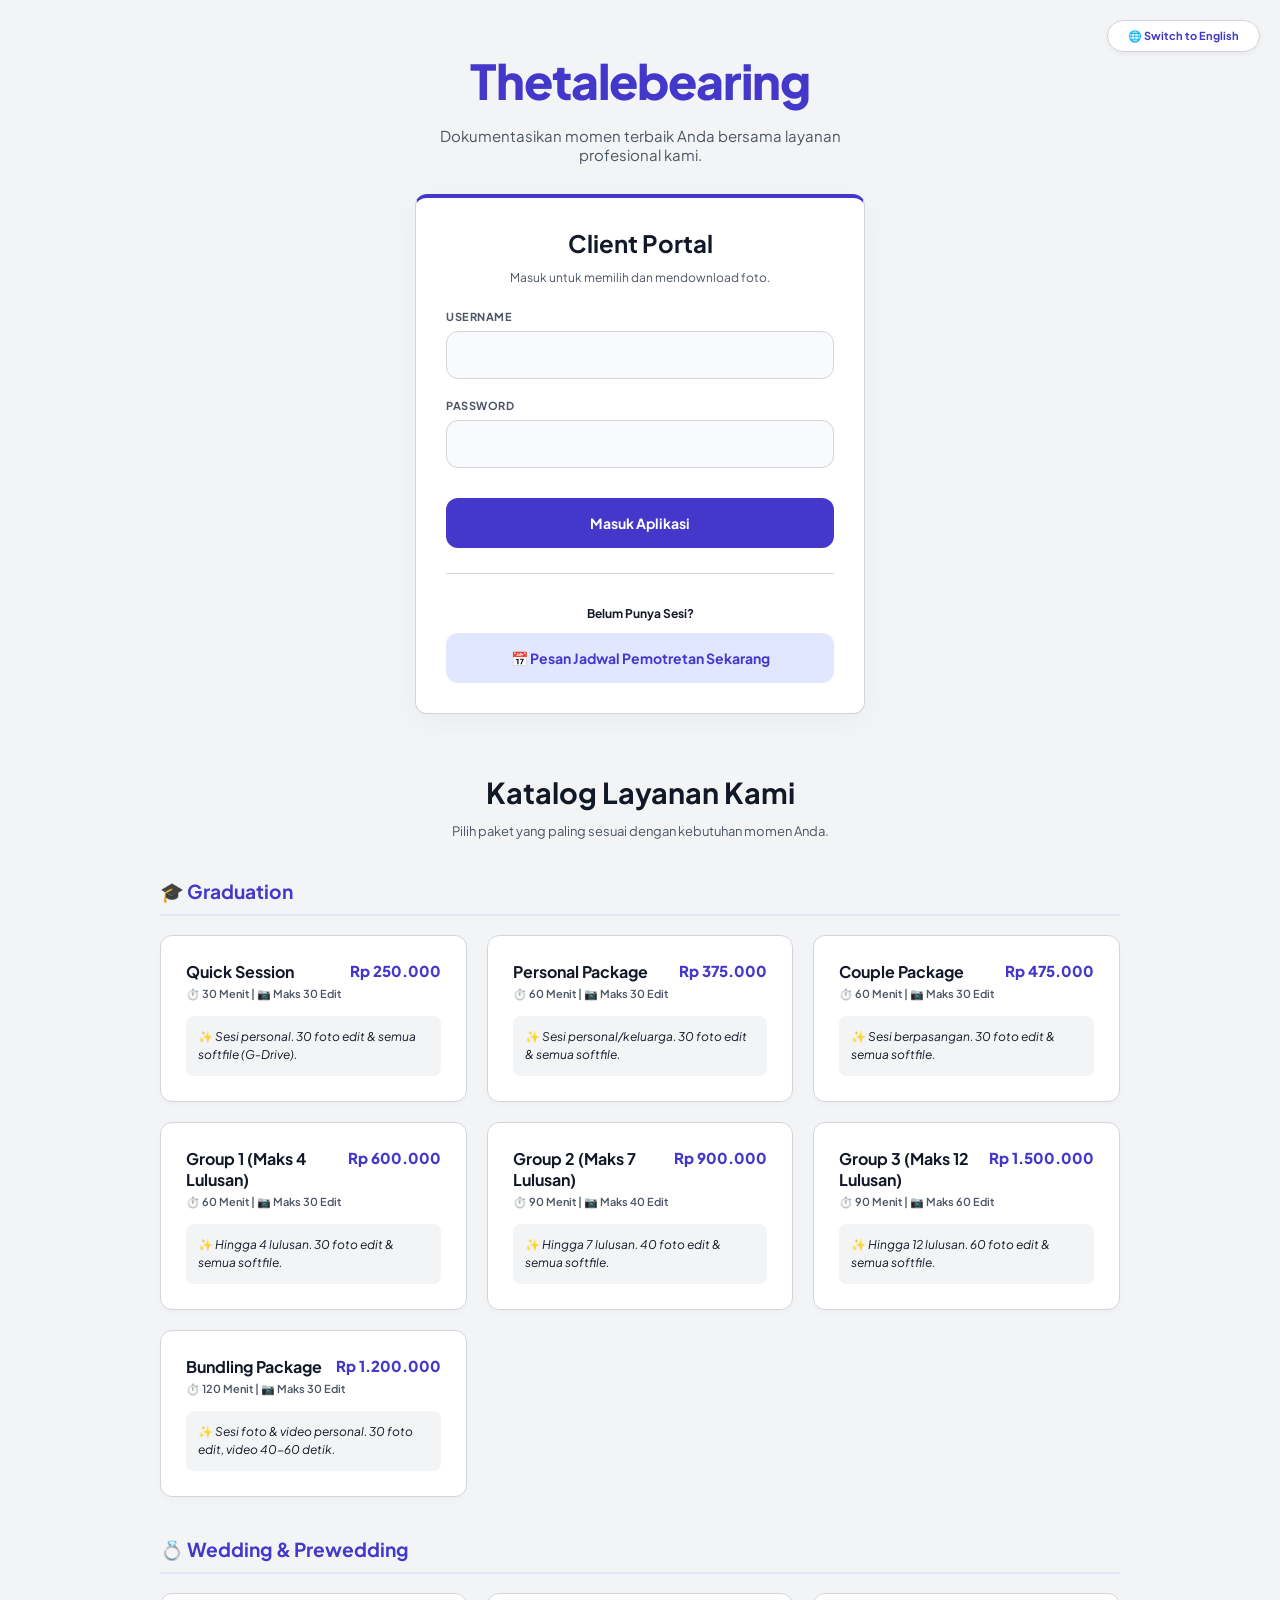
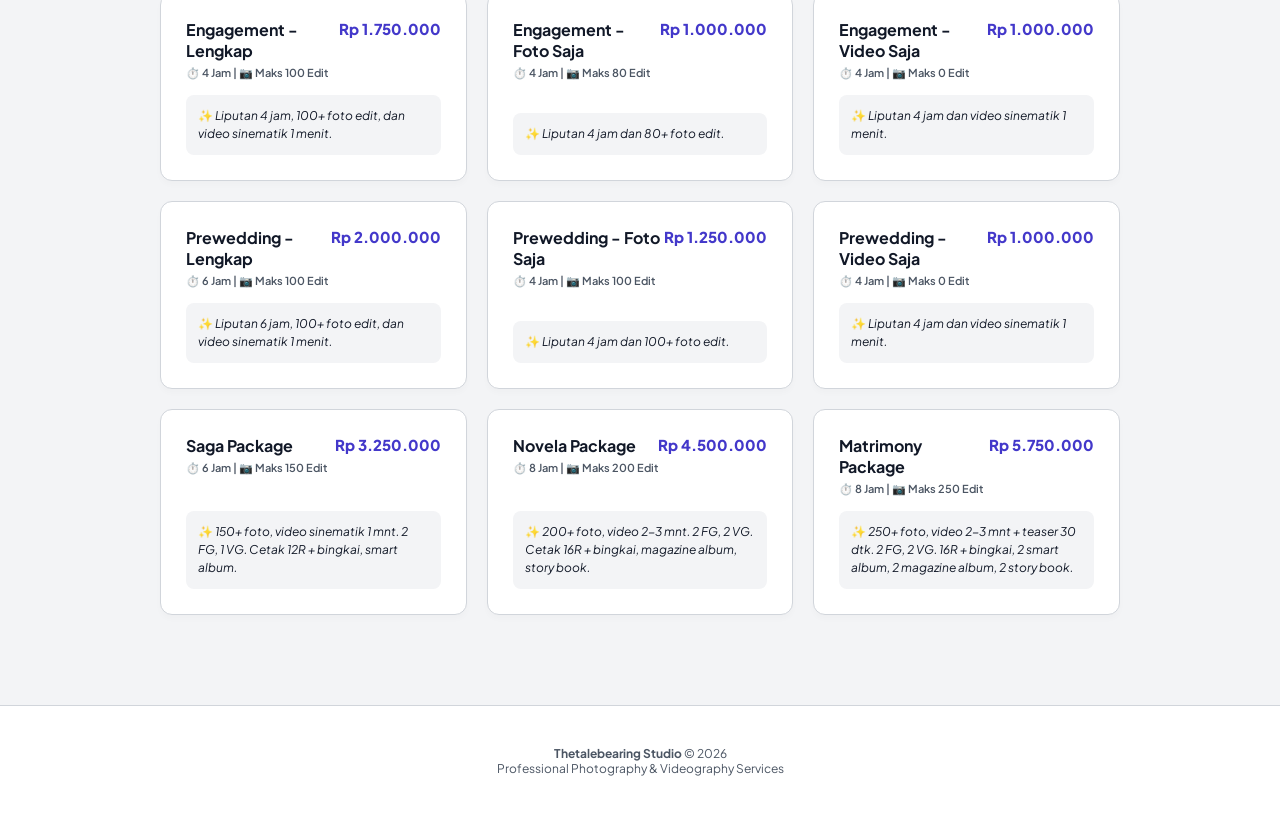
<file: index.html>
<!DOCTYPE html>
<html lang="id">
<head>
    <meta charset="UTF-8">
    <meta name="viewport" content="width=device-width, initial-scale=1.0, maximum-scale=1.0, user-scalable=no">
    <title>Portal - Thetalebearing</title>
    <link rel="stylesheet" href="style.css">
</head>
<body>
    <div style="position: absolute; top: 20px; right: 20px; z-index: 100;">
        <button onclick="toggleLang()" class="lang-btn" data-i18n="t_lang">🌐 Switch to English</button>
    </div>

    <div class="container" style="margin-top: 50px; margin-bottom: 50px; max-width: 1000px;">
        
        <div style="max-width: 450px; margin: 0 auto 60px auto; text-align: center;">
            <h1 class="brand" style="font-size:3rem; margin: 0 0 10px 0; letter-spacing:-1px;">Thetalebearing</h1>
            <p style="color:var(--text-muted); font-size:15px; margin-bottom: 30px;" data-i18n="t_desc">Dokumentasikan momen terbaik Anda bersama layanan profesional kami.</p>
            
            <div class="card" style="text-align: left; border-top: 4px solid var(--primary);">
                <h2 style="margin: 0 0 5px 0; text-align: center;" data-i18n="t_portal">Client Portal</h2>
                <p style="font-size: 12px; color: var(--text-muted); text-align: center; margin-bottom: 25px;" data-i18n="t_login_desc">Masuk untuk memilih dan mendownload foto.</p>
                
                <div class="form-group"><label data-i18n="t_user">Username</label><input type="text" id="username"></div>
                <div class="form-group"><label data-i18n="t_pass">Password</label><input type="password" id="password"></div>
                <button onclick="auth()" class="btn-primary" style="width:100%; margin-top: 10px; padding: 15px;" data-i18n="t_login_btn">Masuk Aplikasi</button>
                
                <div style="margin-top: 25px; padding-top: 20px; border-top: 1px solid var(--border); text-align: center;">
                    <p style="font-size: 12px; font-weight: 700; color: var(--text-main); margin-bottom: 12px;" data-i18n="t_no_session">Belum Punya Sesi?</p>
                    <button onclick="window.location.href='booking.html'" class="btn-sec" style="width: 100%; padding: 15px;" data-i18n="t_book_btn">📅 Pesan Jadwal Sekarang</button>
                </div>
            </div>
        </div>

        <div>
            <div style="text-align: center; margin-bottom: 40px;">
                <h2 style="font-size: 1.8rem; margin:0;">Katalog Layanan Kami</h2>
                <p style="font-size: 13px; color: var(--text-muted);">Pilih paket yang paling sesuai dengan kebutuhan momen Anda.</p>
            </div>

            <h3 style="font-size: 1.2rem; color: var(--primary); border-bottom: 2px solid var(--primary-soft); padding-bottom: 10px;">🎓 Graduation</h3>
            <div id="cat-grad" class="package-grid"></div>

            <h3 style="font-size: 1.2rem; color: var(--primary); border-bottom: 2px solid var(--primary-soft); padding-bottom: 10px; margin-top: 40px;">💍 Wedding & Prewedding</h3>
            <div id="cat-wed" class="package-grid"></div>
        </div>

    </div>

    <footer style="text-align: center; padding: 40px 20px; color: var(--text-muted); font-size: 12px; border-top: 1px solid var(--border); background: var(--surface);">
        <b>Thetalebearing Studio</b> &copy; 2026<br>Professional Photography & Videography Services
    </footer>

<script src="database.js"></script>
<script>
    document.addEventListener('keypress', function(e) { if(e.key === 'Enter') auth(); });

    // Fungsi klik menuju booking
    function goToBooking(category, pkgId) {
        window.location.href = `booking.html?cat=${encodeURIComponent(category)}&pkg=${pkgId}`;
    }

    function renderCatalog() {
        const pkgs = getPackages();
        const renderItem = (p) => `
            <div class="catalog-card" onclick="goToBooking('${p.category}', ${p.id})">
                <div>
                    <div style="display:flex; justify-content:space-between; align-items:flex-start;">
                        <h3 style="margin:0 0 5px 0; font-size:16px;">${p.name}</h3>
                        <span style="font-weight:800; color:var(--primary); font-size:15px;">${formatRupiah(p.price)}</span>
                    </div>
                    <div style="font-size:11px; color:var(--text-muted); margin-bottom:15px; font-weight:600;">⏱️ ${p.duration || '-'} | 📷 Maks ${p.quota} Edit</div>
                </div>
                <div style="font-size:12px; color:var(--text-main); background:var(--bg); padding:12px; border-radius:8px; line-height:1.5;">
                    ✨ <i>${p.details || 'Semua mentahan diberikan via link Google Drive / Flash Drive.'}</i>
                </div>
            </div>`;
        document.getElementById('cat-grad').innerHTML = pkgs.filter(p => p.category === 'Graduation').map(renderItem).join('');
        document.getElementById('cat-wed').innerHTML = pkgs.filter(p => p.category === 'Wedding').map(renderItem).join('');
    }
    renderCatalog();

    function auth() {
        const u = document.getElementById('username').value.trim(); const p = document.getElementById('password').value.trim();
        if(!u || !p) return alert("Username dan Password wajib diisi.");
        const adm = getAdmins().find(a => a.user === u && a.pass === p);
        if(adm) { setSession({ role: adm.role, name: u }); window.location.href = 'admin.html'; return; }
        const c = getClients().find(cl => cl.user === u && cl.pass === p);
        if(c) { setSession({ role: 'client', user: c.user, name: c.name }); window.location.href = 'client.html'; } 
        else { alert("Kredensial tidak valid. Cek kembali username/password Anda."); }
    }
</script>
</body>
</html>
</file>
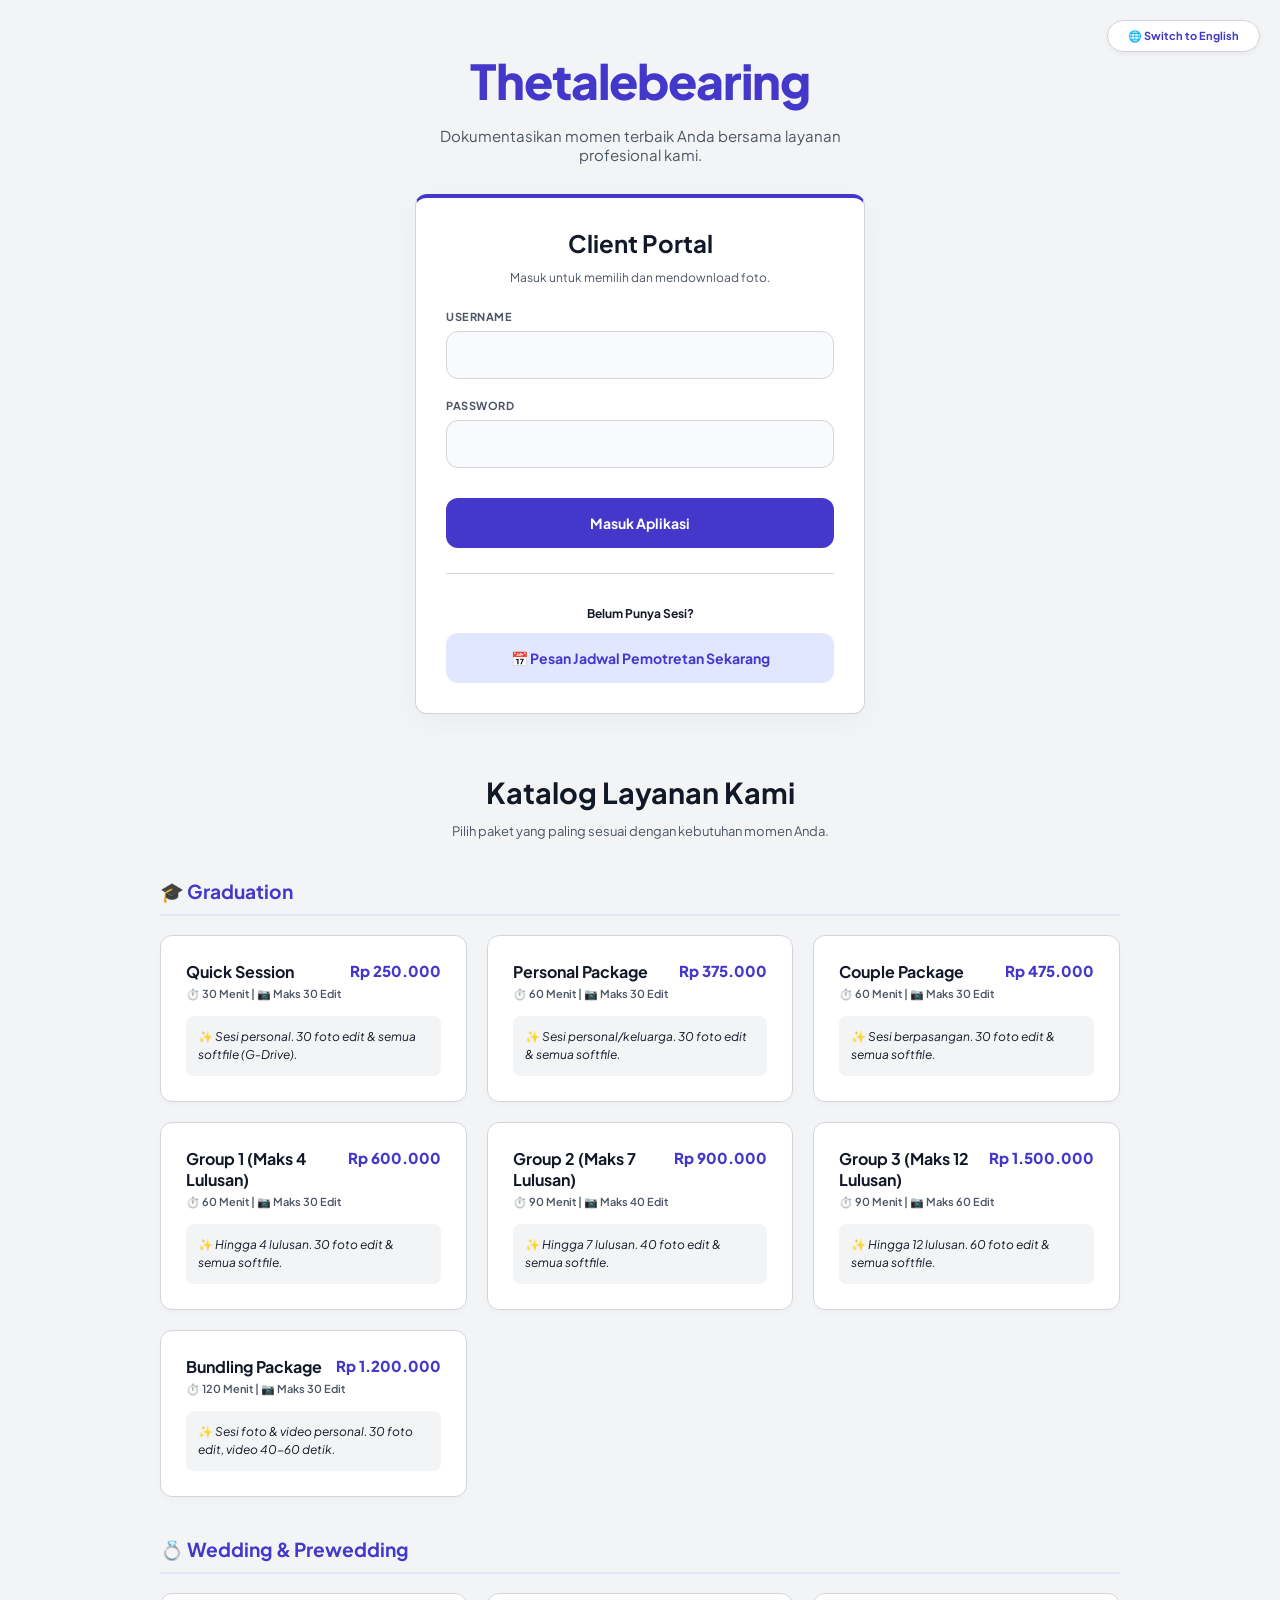
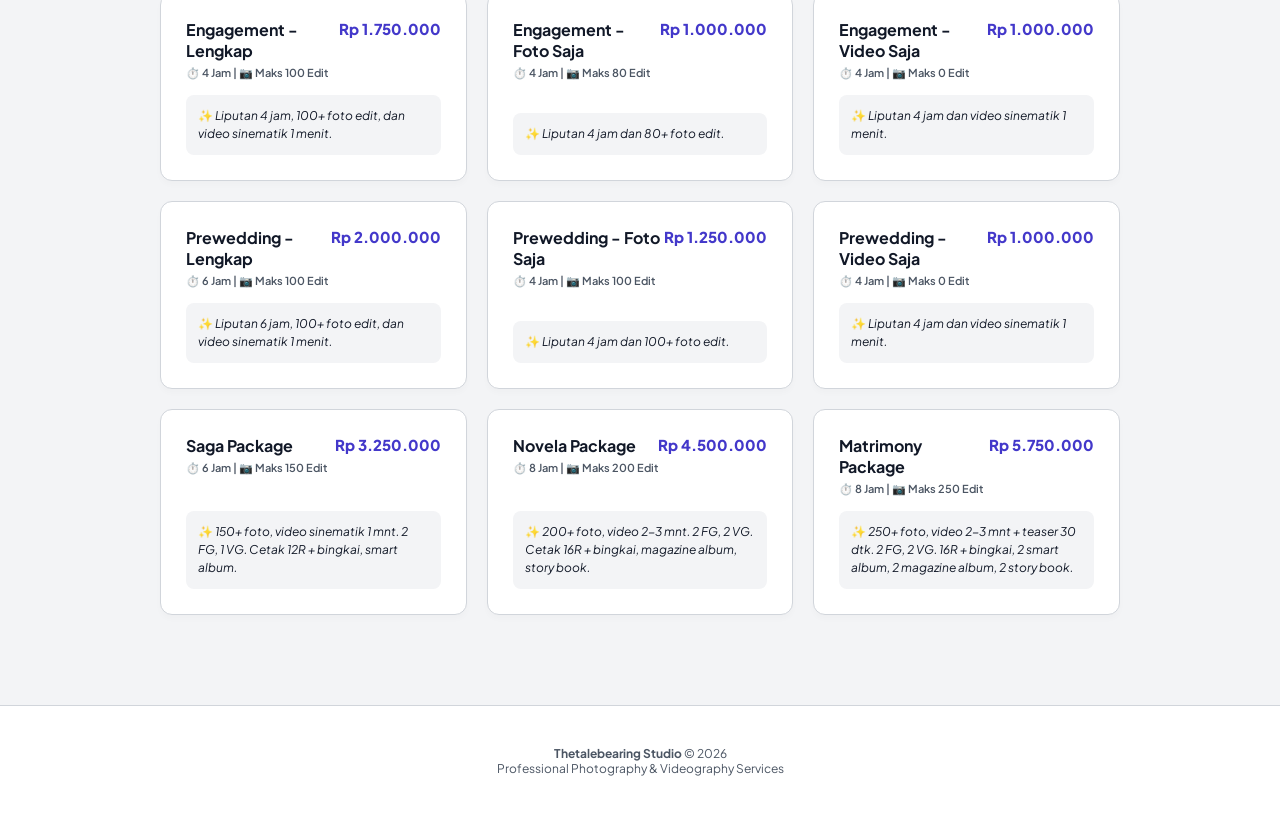
<file: admin-finance.html>
<!DOCTYPE html>
<html lang="id">
<head>
    <meta charset="UTF-8">
    <title>Keuangan - Admin</title>
    <link rel="stylesheet" href="style.css">
    <style>.grid-3 { display: grid; grid-template-columns: repeat(auto-fit, minmax(200px, 1fr)); gap: 15px; }</style>
</head>
<body>
    <nav class="no-print"><div class="brand">Thetalebearing</div><div class="nav-actions"><button onclick="openProfile()" class="profile-btn">👤 <span id="display-user"></span></button><button onclick="logout()" class="btn-danger" style="padding:6px 12px; font-size:11px;">Logout</button></div></nav>

    <div class="container no-print">
        <div class="admin-tabs">
            <button onclick="window.location.href='admin.html'">📊 Dashboard</button>
            <button onclick="window.location.href='admin-project.html'">📁 Project & Booking</button>
            <button onclick="window.location.href='admin-schedule.html'" class="admin-only">⏰ Jadwal & Kuota</button>
            <button onclick="window.location.href='admin-finance.html'" class="active admin-only">💰 Keuangan</button>
            <button onclick="window.location.href='admin-package.html'" class="admin-only">📦 Paket Layanan</button>
            <button onclick="window.location.href='admin-settings.html'" class="admin-only">⚙️ Pengaturan</button>
        </div>

        <div class="grid-3" style="margin-bottom: 25px;">
            <div class="stat-box" style="border-left-color: var(--primary);"><div style="font-size:11px; color:var(--text-muted); font-weight:700;">TOTAL OMZET KESELURUHAN</div><div id="fin-omzet" style="font-size:24px; font-weight:800; color:var(--primary);">IDR 0</div></div>
            <div class="stat-box" style="border-left-color: var(--success);"><div style="font-size:11px; color:var(--text-muted); font-weight:700;">UANG DITERIMA (LUNAS/DP)</div><div id="fin-masuk" style="font-size:24px; font-weight:800; color:var(--success);">IDR 0</div></div>
            <div class="stat-box" style="border-left-color: var(--danger);"><div style="font-size:11px; color:var(--text-muted); font-weight:700;">SISA PIUTANG (BELUM LUNAS)</div><div id="fin-piutang" style="font-size:24px; font-weight:800; color:var(--danger);">IDR 0</div></div>
        </div>

        <div style="display:flex; justify-content:space-between; align-items:center; flex-wrap: wrap; gap: 20px; margin-bottom: 20px;">
            <h2 style="margin:0; font-size: 1.6rem;">Rincian Transaksi Client</h2>
            <div style="display: flex; gap: 10px; align-items: center;"><input type="month" id="filter-month" onchange="renderFinance()" style="padding: 8px;"><button onclick="document.getElementById('filter-month').value=''; renderFinance();" class="btn-sec">Reset</button></div>
        </div>

        <div class="table-wrapper"><table><thead><tr><th>Client & Tanggal</th><th>Tagihan (IDR)</th><th>Dibayar (IDR)</th><th>Sisa (IDR)</th><th>Status</th><th>Aksi</th></tr></thead><tbody id="finance-table"></tbody></table></div>
    </div>
    
    <div id="finance-modal" class="modal-overlay hidden no-print"><div class="modal-content"><h2 style="margin-top:0;">Update Pembayaran</h2><input type="hidden" id="f-edit-index"><div class="form-group"><label>Nama Client</label><input type="text" id="f-name" disabled></div><div class="form-group currency-input"><label>Total Tagihan (IDR)</label><input type="text" id="f-total" oninput="maskRupiah(this)"></div><div class="form-group currency-input"><label>Sudah Dibayar (IDR)</label><input type="text" id="f-paid" oninput="maskRupiah(this)"></div><button onclick="saveFinanceData()" class="btn-primary" style="width:100%; margin-top:20px;">Simpan</button><button onclick="closeModal('finance-modal')" class="btn-sec" style="width:100%; margin-top:10px;">Batal</button></div></div>
    <div id="profile-modal" class="modal-overlay hidden"><div class="modal-content" style="max-width: 400px; text-align: center;"><div style="font-size: 50px; margin-bottom: 10px;">👤</div><h2 id="prof-name" style="margin:0;">Name</h2><p id="prof-role" style="color:var(--primary); font-weight:700; font-size:12px; text-transform:uppercase; margin:5px 0 20px 0;">Role</p><button onclick="closeModal('profile-modal')" class="btn-sec" style="width:100%; margin-top:20px;">Tutup</button></div></div>
    <div id="invoice-print-area" class="hidden"></div>
    <footer class="no-print" style="text-align: center; padding: 30px; color: var(--text-muted); font-size: 12px; margin-top: auto;"><b>Thetalebearing Studio Management System</b> &copy; 2026</footer>

<script src="database.js"></script>
<script>
    const session = getSession(); if(!session || !['admin', 'superadmin'].includes(session.role)) window.location.href = 'index.html';
    document.getElementById('display-user').innerText = session.name; document.getElementById('prof-name').innerText = session.name; document.getElementById('prof-role').innerText = session.role;

    let clients = getClients();

    function renderFinance() {
        const filterVal = document.getElementById('filter-month').value;
        let filteredClients = filterVal ? clients.filter(c => c.date && c.date.startsWith(filterVal)) : clients;
        let tOmzet = 0; let tMasuk = 0; let tPiutang = 0;
        filteredClients.forEach(c => { const t = c.financeTotal||0; const p = c.financePaid||0; const d = t-p>0?t-p:0; tOmzet+=t; tMasuk+=p; tPiutang+=d; });
        document.getElementById('fin-omzet').innerText = formatRupiah(tOmzet); document.getElementById('fin-masuk').innerText = formatRupiah(tMasuk); document.getElementById('fin-piutang').innerText = formatRupiah(tPiutang);

        const tbody = document.getElementById('finance-table');
        if(filteredClients.length === 0) return tbody.innerHTML = `<tr><td colspan="6" style="text-align:center; padding: 30px;">Tidak ada data keuangan.</td></tr>`;

        tbody.innerHTML = filteredClients.map((c) => {
            const originalIndex = clients.findIndex(orig => orig.user === c.user);
            const t = c.financeTotal||0; const p = c.financePaid||0; const d = t-p>0?t-p:0;
            let badge = `<span style="background:#FEE2E2; color:#DC2626; padding:4px 8px; font-weight:700; font-size:10px; border-radius:4px;">BELUM BAYAR</span>`;
            if (p >= t && t > 0) badge = `<span style="background:#D1FAE5; color:#065F46; padding:4px 8px; font-weight:700; font-size:10px; border-radius:4px;">LUNAS</span>`;
            else if (p > 0 && p < t) badge = `<span style="background:#FEF3C7; color:#B45309; padding:4px 8px; font-weight:700; font-size:10px; border-radius:4px;">DP</span>`;
            return `<tr><td><strong>${c.name}</strong><br><span style="font-size:11px;">Tgl: ${c.date||'-'}</span></td><td>${formatRupiah(t)}</td><td style="color:var(--success); font-weight:bold;">${formatRupiah(p)}</td><td style="color:var(--danger); font-weight:bold;">${formatRupiah(d)}</td><td>${badge}</td><td><div style="display:flex; gap:5px; flex-wrap:wrap;">${p < t ? `<button onclick="setLunas(${originalIndex})" class="btn-success">Set Lunas</button>` : ''}<button onclick="openFinanceModal(${originalIndex})" class="btn-sec">Update</button><button onclick="printInvoice(${originalIndex})" class="btn-primary">Cetak PDF</button><button onclick="copyInvoiceWA(${originalIndex})" class="btn-wa">Kuitansi WA</button></div></td></tr>`;
        }).join('');
    }

    function setLunas(idx) { if(confirm("Tandai project ini lunas?")) { clients[idx].financePaid = clients[idx].financeTotal; saveClients(clients); renderFinance(); } }
    function openFinanceModal(idx) { document.getElementById('finance-modal').classList.remove('hidden'); document.getElementById('f-edit-index').value = idx; document.getElementById('f-name').value = clients[idx].name; let ft = document.getElementById('f-total'); ft.value = clients[idx].financeTotal||""; maskRupiah(ft); let fp = document.getElementById('f-paid'); fp.value = clients[idx].financePaid||""; maskRupiah(fp); }
    function saveFinanceData() { const i = parseInt(document.getElementById('f-edit-index').value); clients[i].financeTotal = unmask(document.getElementById('f-total').value); clients[i].financePaid = unmask(document.getElementById('f-paid').value); saveClients(clients); renderFinance(); closeModal('finance-modal'); }

    function copyInvoiceWA(idx) { const c = clients[idx]; const t = c.financeTotal||0; const p = c.financePaid||0; const d = t-p>0?t-p:0; const bank = getSettings().bankAccount || "Belum diatur admin"; let status = d === 0 ? "LUNAS ✅" : "BELUM LUNAS ⏳"; let text = `🧾 *INVOICE THETALEBEARING*\n\nHalo Kak *${c.name}* ✨\nBerikut rincian tagihan Anda:\n\n🏷️ Paket: ${c.paket} (${c.category})\n📅 Tanggal: ${c.date || '-'}\n\n💰 Total Tagihan: *${formatRupiah(t)}*\n💵 Telah Dibayar: *${formatRupiah(p)}*\n\n📉 *Sisa Tagihan: ${formatRupiah(d)}*\n📌 Status: *${status}*\n\n💳 *Rekening Pembayaran:*\n${bank}\n\n*(Mohon konfirmasi ke nomor ini jika sudah transfer)*\n\nTerima kasih!`; navigator.clipboard.writeText(text); alert("Kuitansi Teks disalin!"); }
    function printInvoice(idx) { const c = clients[idx]; const t = c.financeTotal||0; const p = c.financePaid||0; const d = t-p>0?t-p:0; const bank = (getSettings().bankAccount || "-").replace(/\n/g, '<br>'); document.getElementById('invoice-print-area').innerHTML = `<div style="font-family:sans-serif; color:#111827;"><h1>THETALEBEARING</h1><p>INVOICE KEPADA: <b>${c.name}</b></p><p>Paket: ${c.paket} (${c.date})</p><table style="width:100%; border-collapse:collapse; margin-bottom:20px;"><tr style="background:#f3f4f6"><th style="padding:10px; border:1px solid #ddd; text-align:left;">Deskripsi</th><th style="padding:10px; border:1px solid #ddd; text-align:right;">Jumlah</th></tr><tr><td style="padding:10px; border:1px solid #ddd;">Harga Paket & Addons</td><td style="padding:10px; border:1px solid #ddd; text-align:right;">${formatRupiah(t)}</td></tr><tr><td style="padding:10px; border:1px solid #ddd;">Telah Dibayar</td><td style="padding:10px; border:1px solid #ddd; text-align:right; color:#059669;">- ${formatRupiah(p)}</td></tr><tr style="background:#f9fafb"><td style="padding:10px; border:1px solid #ddd; font-weight:bold;">SISA TAGIHAN</td><td style="padding:10px; border:1px solid #ddd; text-align:right; color:#DC2626; font-weight:bold;">${formatRupiah(d)}</td></tr></table><div style="background:#f9fafb; padding:15px; border:1px dashed #ddd; font-size:12px;"><b>Info Pembayaran:</b><br>${bank}</div></div>`; window.print(); }
    
    function openProfile() { document.getElementById('profile-modal').classList.remove('hidden'); }
    function closeModal(id) { document.getElementById(id).classList.add('hidden'); }
    renderFinance();
</script>
</body></html>
</file>
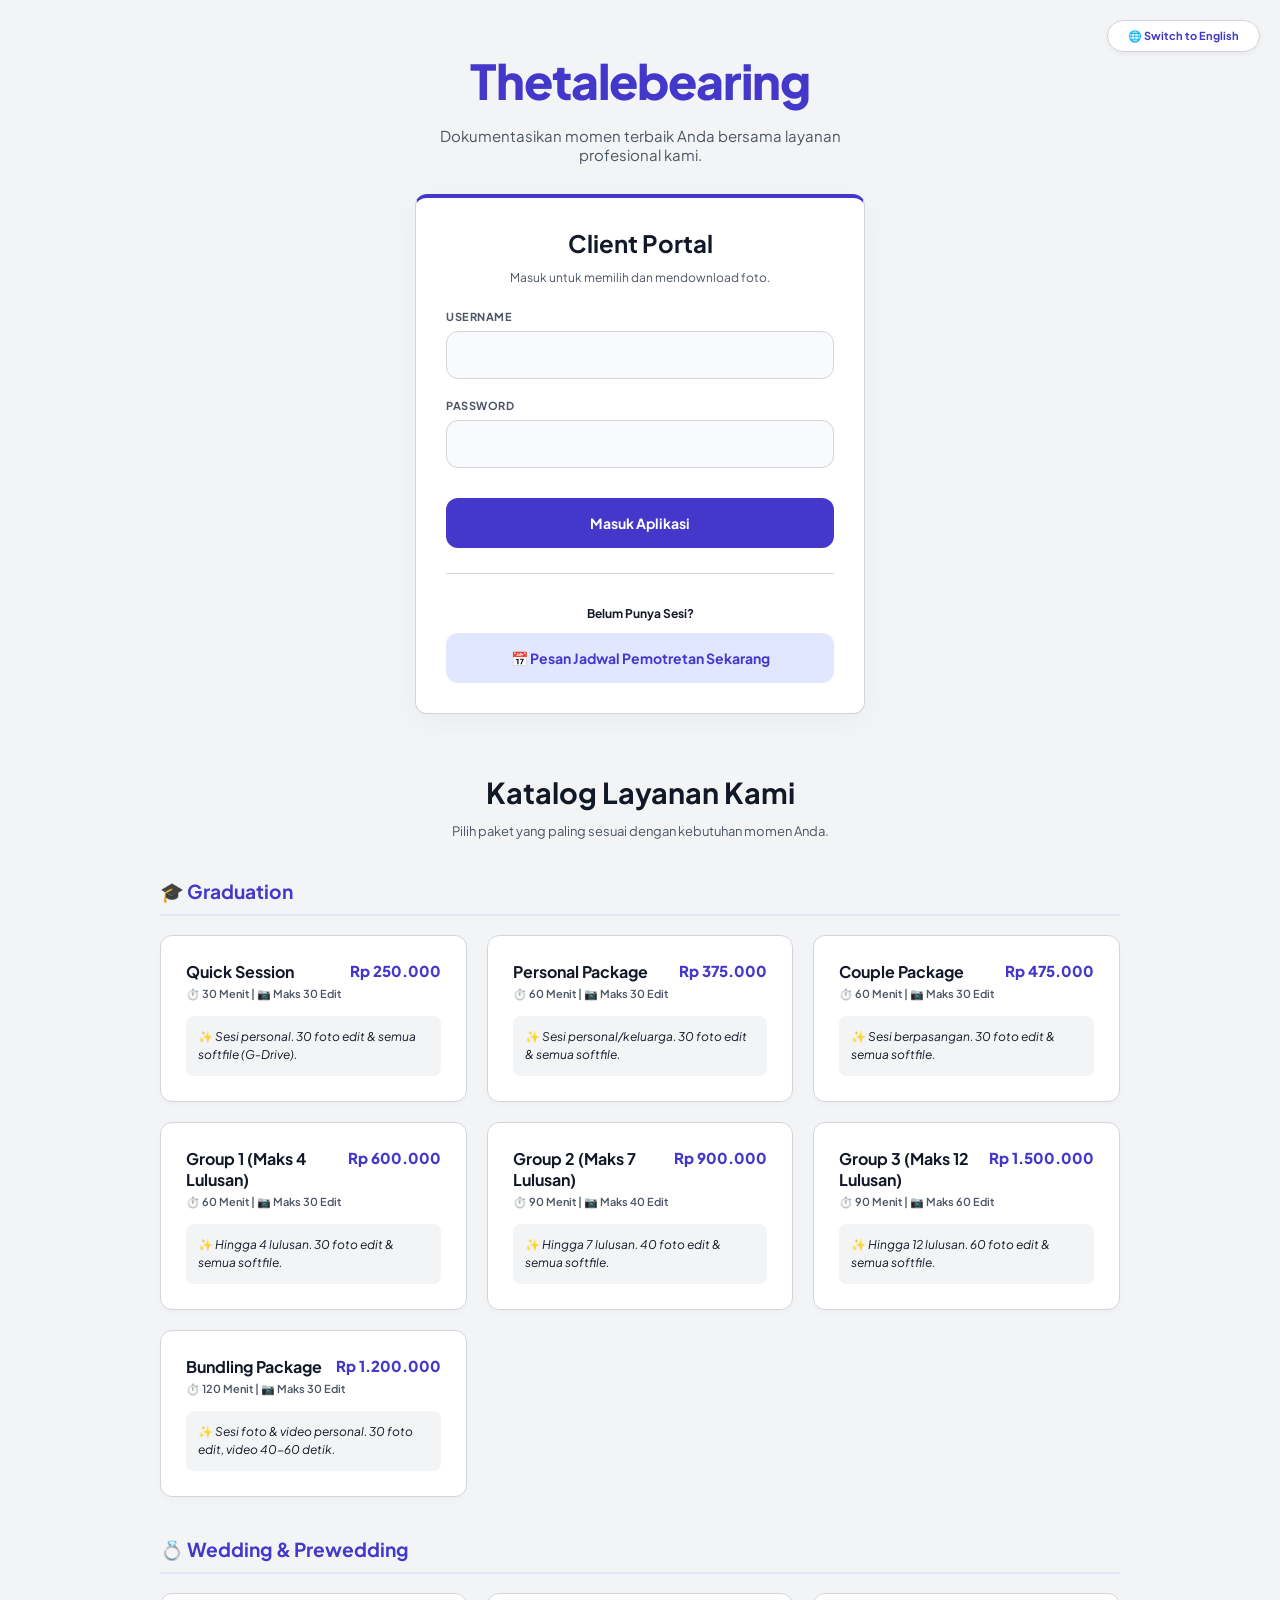
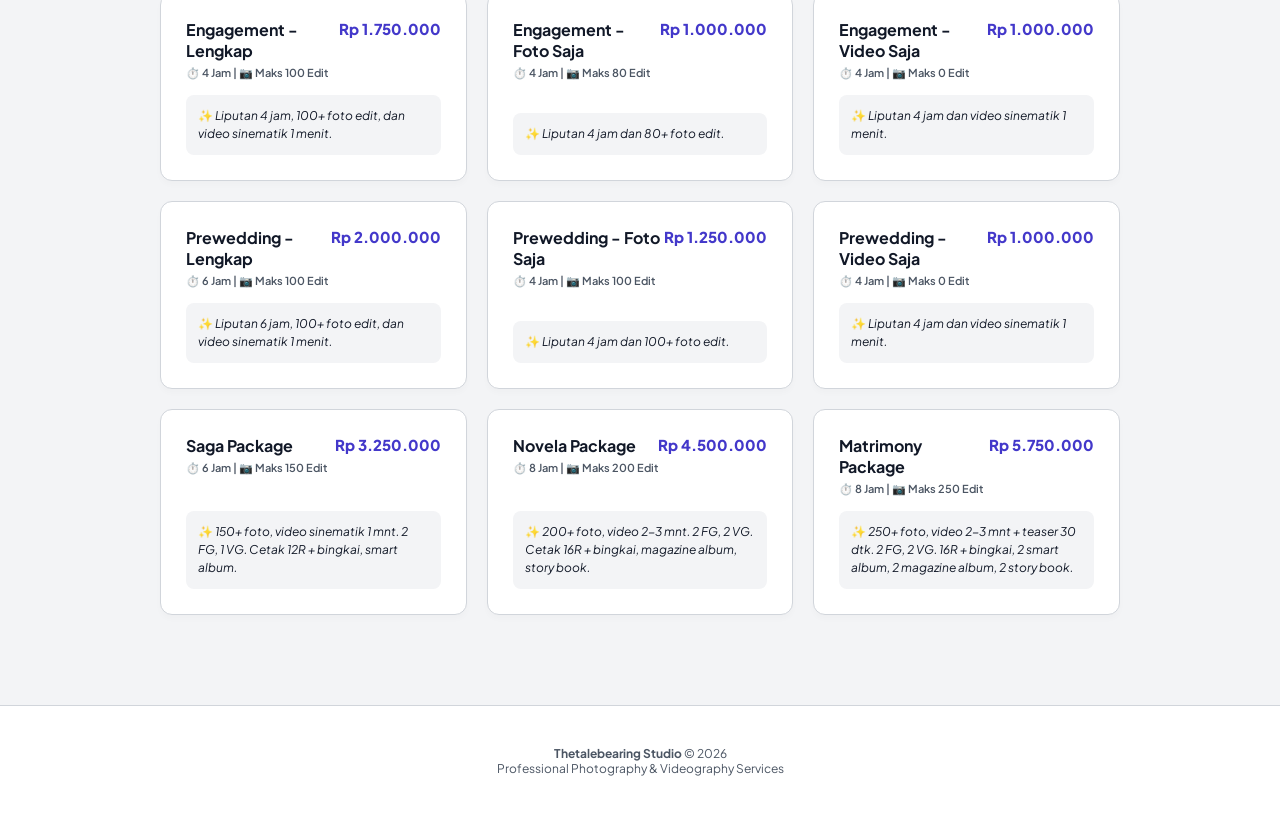
<file: admin-package.html>
<!DOCTYPE html>
<html lang="id">
<head>
    <meta charset="UTF-8">
    <title>Paket - Admin</title>
    <link rel="stylesheet" href="style.css">
</head>
<body>
    <nav><div class="brand">Thetalebearing</div><div class="nav-actions"><button onclick="openProfile()" class="profile-btn">👤 <span id="display-user"></span><span id="notif-badge" class="badge-notif hidden">0</span></button><button onclick="logout()" class="btn-danger" style="padding:6px 12px; font-size:11px;">Logout</button></div></nav>

    <div class="container">
        <div class="admin-tabs">
            <button onclick="window.location.href='admin.html'">📊 Dashboard</button>
            <button onclick="window.location.href='admin-project.html'">📁 Project & Booking</button>
            <button onclick="window.location.href='admin-schedule.html'" class="admin-only">⏰ Jadwal & Kuota</button>
            <button onclick="window.location.href='admin-finance.html'" class="admin-only">💰 Keuangan</button>
            <button onclick="window.location.href='admin-package.html'" class="active admin-only">📦 Paket Layanan</button>
            <button onclick="window.location.href='admin-settings.html'" class="admin-only">⚙️ Pengaturan</button>
        </div>

        <div class="card" style="margin-bottom: 20px;">
            <h2 style="margin:0 0 20px 0;">Manajemen Paket Utama</h2>
            <select id="pkg-cat" onchange="renderPackages()" style="margin-bottom: 15px; font-weight: bold; width: 200px;"><option>Graduation</option><option>Wedding</option><option>Personal/Studio</option><option>Event</option></select>
            <div id="pkg-list" style="background:#F9FAFB; padding:15px; border:1px solid var(--border); margin-bottom: 20px; border-radius: var(--radius); max-height:250px; overflow-y:auto;"></div>
            
            <h3 style="font-size:12px; margin-bottom: 10px;">Tambah / Edit Paket</h3>
            <input type="hidden" id="edit-pkg-id" value="">
            <div style="display:grid; grid-template-columns: 2fr 1.5fr 1fr 1fr; gap:10px; margin-bottom:10px;">
                <input type="text" id="p-name" placeholder="Nama Paket">
                <div class="currency-input"><input type="text" id="p-price" placeholder="Harga" oninput="maskRupiah(this)"></div>
                <input type="number" id="p-quota" placeholder="Max Foto">
                <input type="text" id="p-duration" placeholder="Durasi (2 Jam)">
            </div>
            <div style="display:flex; gap:10px; margin-bottom:20px;">
                <input type="text" id="p-details" placeholder="Keterangan / Fasilitas" style="flex:1;">
                <button onclick="savePackage()" class="btn-success">Simpan Paket</button>
                <button onclick="cancelEditPkg()" class="btn-sec">Batal</button>
            </div>
        </div>

        <div class="card">
            <h2 style="margin:0 0 20px 0;">Manajemen Layanan Tambahan (Add-ons)</h2>
            <div id="addon-list" style="background:#F9FAFB; padding:15px; border:1px solid var(--border); margin-bottom: 20px; border-radius: var(--radius); max-height:200px; overflow-y:auto;"></div>
            
            <h3 style="font-size:12px; margin-bottom: 10px;">Tambah / Edit Add-on</h3>
            <input type="hidden" id="edit-addon-id" value="">
            <div style="display:flex; gap:10px;">
                <select id="a-cat" style="flex:1;"><option>Graduation</option><option>Wedding</option><option>Personal/Studio</option><option>Event</option></select>
                <input type="text" id="a-name" placeholder="Nama Add-on" style="flex:2;">
                <div class="currency-input" style="flex:1;"><input type="text" id="a-price" placeholder="Harga" oninput="maskRupiah(this)"></div>
                <input type="number" id="a-time" placeholder="Waktu(+Mnt)" style="flex:1;">
                <button onclick="saveAddon()" class="btn-success">Simpan Add-on</button>
                <button onclick="cancelEditAddon()" class="btn-sec">Batal</button>
            </div>
        </div>
    </div>

    <footer style="text-align: center; padding: 30px; color: var(--text-muted); font-size: 12px; margin-top: auto;"><b>Thetalebearing Studio Management System</b> &copy; 2026</footer>
    <div id="profile-modal" class="modal-overlay hidden"><div class="modal-content" style="max-width: 400px; text-align: center;"><div style="font-size: 50px; margin-bottom: 10px;">👤</div><h2 id="prof-name" style="margin:0;">Name</h2><p id="prof-role" style="color:var(--primary); font-weight:700; font-size:12px; text-transform:uppercase; margin:5px 0 20px 0;">Role</p><button onclick="closeModal('profile-modal')" class="btn-sec" style="width:100%; margin-top:20px;">Tutup</button></div></div>

<script src="database.js"></script>
<script>
    const session = getSession(); if(!session || !['admin', 'superadmin'].includes(session.role)) window.location.href = 'index.html';
    document.getElementById('display-user').innerText = session.name; document.getElementById('prof-name').innerText = session.name; document.getElementById('prof-role').innerText = session.role;
    updateNotifBadge();
    
    let packages = getPackages(); let addonsData = getAddons();

    function renderPackages() {
        const cat = document.getElementById('pkg-cat').value;
        document.getElementById('pkg-list').innerHTML = packages.filter(p=>p.category===cat).map(p => {
            return `<div style="display:flex; justify-content:space-between; align-items:center; padding:10px 0; border-bottom:1px solid var(--border);"><div><strong>${p.name}</strong> <span style="font-size:11px; background:var(--primary-soft); padding:2px 5px;">${p.duration||'-'}</span><br><span style="font-size:12px; color:var(--primary); font-weight:700;">${formatRupiah(p.price)}</span> | <span style="font-size:11px; color:var(--text-muted);">${p.details||'-'}</span></div><div><button onclick="editPackage(${p.id})" class="btn-sec" style="padding:5px 10px; font-size:11px;">Edit</button> <button onclick="delPackage(${p.id})" class="btn-danger" style="padding:5px 10px; font-size:11px;">X</button></div></div>`;
        }).join('');
        
        document.getElementById('addon-list').innerHTML = addonsData.filter(a=>a.category===cat).map(a => `<div style="display:flex; justify-content:space-between; padding:10px 0; border-bottom:1px solid var(--border);"><div><strong>${a.name}</strong><br><span style="font-size:12px; color:var(--text-muted);">${formatRupiah(a.price)} | +${a.time} Mnt</span></div><div><button onclick="editAddon(${a.id})" class="btn-sec" style="padding:5px 10px; font-size:11px;">Edit</button> <button onclick="delAddon(${a.id})" class="btn-danger" style="padding:5px 10px; font-size:11px;">X</button></div></div>`).join('');
    }

    function editPackage(id) { const p = packages.find(x => x.id === id); if(p) { document.getElementById('edit-pkg-id').value = id; document.getElementById('p-name').value = p.name; let pr = document.getElementById('p-price'); pr.value = p.price; maskRupiah(pr); document.getElementById('p-quota').value = p.quota; document.getElementById('p-duration').value = p.duration; document.getElementById('p-details').value = p.details; } }
    function cancelEditPkg() { document.getElementById('edit-pkg-id').value = ""; document.querySelectorAll('#p-name, #p-price, #p-quota, #p-duration, #p-details').forEach(i=>i.value=''); }
    function savePackage() { const id = document.getElementById('edit-pkg-id').value; const cat = document.getElementById('pkg-cat').value; const n = document.getElementById('p-name').value; const p = unmask(document.getElementById('p-price').value); const q = parseInt(document.getElementById('p-quota').value); const d = document.getElementById('p-duration').value; const det = document.getElementById('p-details').value; if(!n||isNaN(p)) return; if(id) { let idx = packages.findIndex(x=>x.id==id); packages[idx] = {id:parseInt(id), category:cat, name:n, price:p, quota:q||0, duration:d, details:det}; } else { packages.push({id:Date.now(), category:cat, name:n, price:p, quota:q||0, duration:d, details:det}); } savePackages(packages); renderPackages(); cancelEditPkg(); }
    function delPackage(id) { packages = packages.filter(x=>x.id!==id); savePackages(packages); renderPackages(); }
    
    function editAddon(id) { const a = addonsData.find(x => x.id === id); if(a) { document.getElementById('edit-addon-id').value = id; document.getElementById('a-cat').value = a.category; document.getElementById('a-name').value = a.name; let pr = document.getElementById('a-price'); pr.value = a.price; maskRupiah(pr); document.getElementById('a-time').value = a.time; } }
    function cancelEditAddon() { document.getElementById('edit-addon-id').value = ""; document.querySelectorAll('#a-name, #a-price, #a-time').forEach(i=>i.value=''); }
    function saveAddon() { const id = document.getElementById('edit-addon-id').value; const cat = document.getElementById('a-cat').value; const n = document.getElementById('a-name').value; const p = unmask(document.getElementById('a-price').value); const t = parseInt(document.getElementById('a-time').value); if(!n||isNaN(p)) return; if(id) { let idx = addonsData.findIndex(x=>x.id==id); addonsData[idx] = {id:parseInt(id), category:cat, name:n, price:p, time:t||0}; } else { addonsData.push({id:Date.now(), category:cat, name:n, price:p, time:t||0}); } saveAddons(addonsData); renderPackages(); cancelEditAddon(); }
    function delAddon(id) { addonsData = addonsData.filter(x=>x.id!==id); saveAddons(addonsData); renderPackages(); }
    
    function openProfile() { document.getElementById('profile-modal').classList.remove('hidden'); }
    function closeModal(id) { document.getElementById(id).classList.add('hidden'); }
    renderPackages();
</script>
</body></html>
</file>
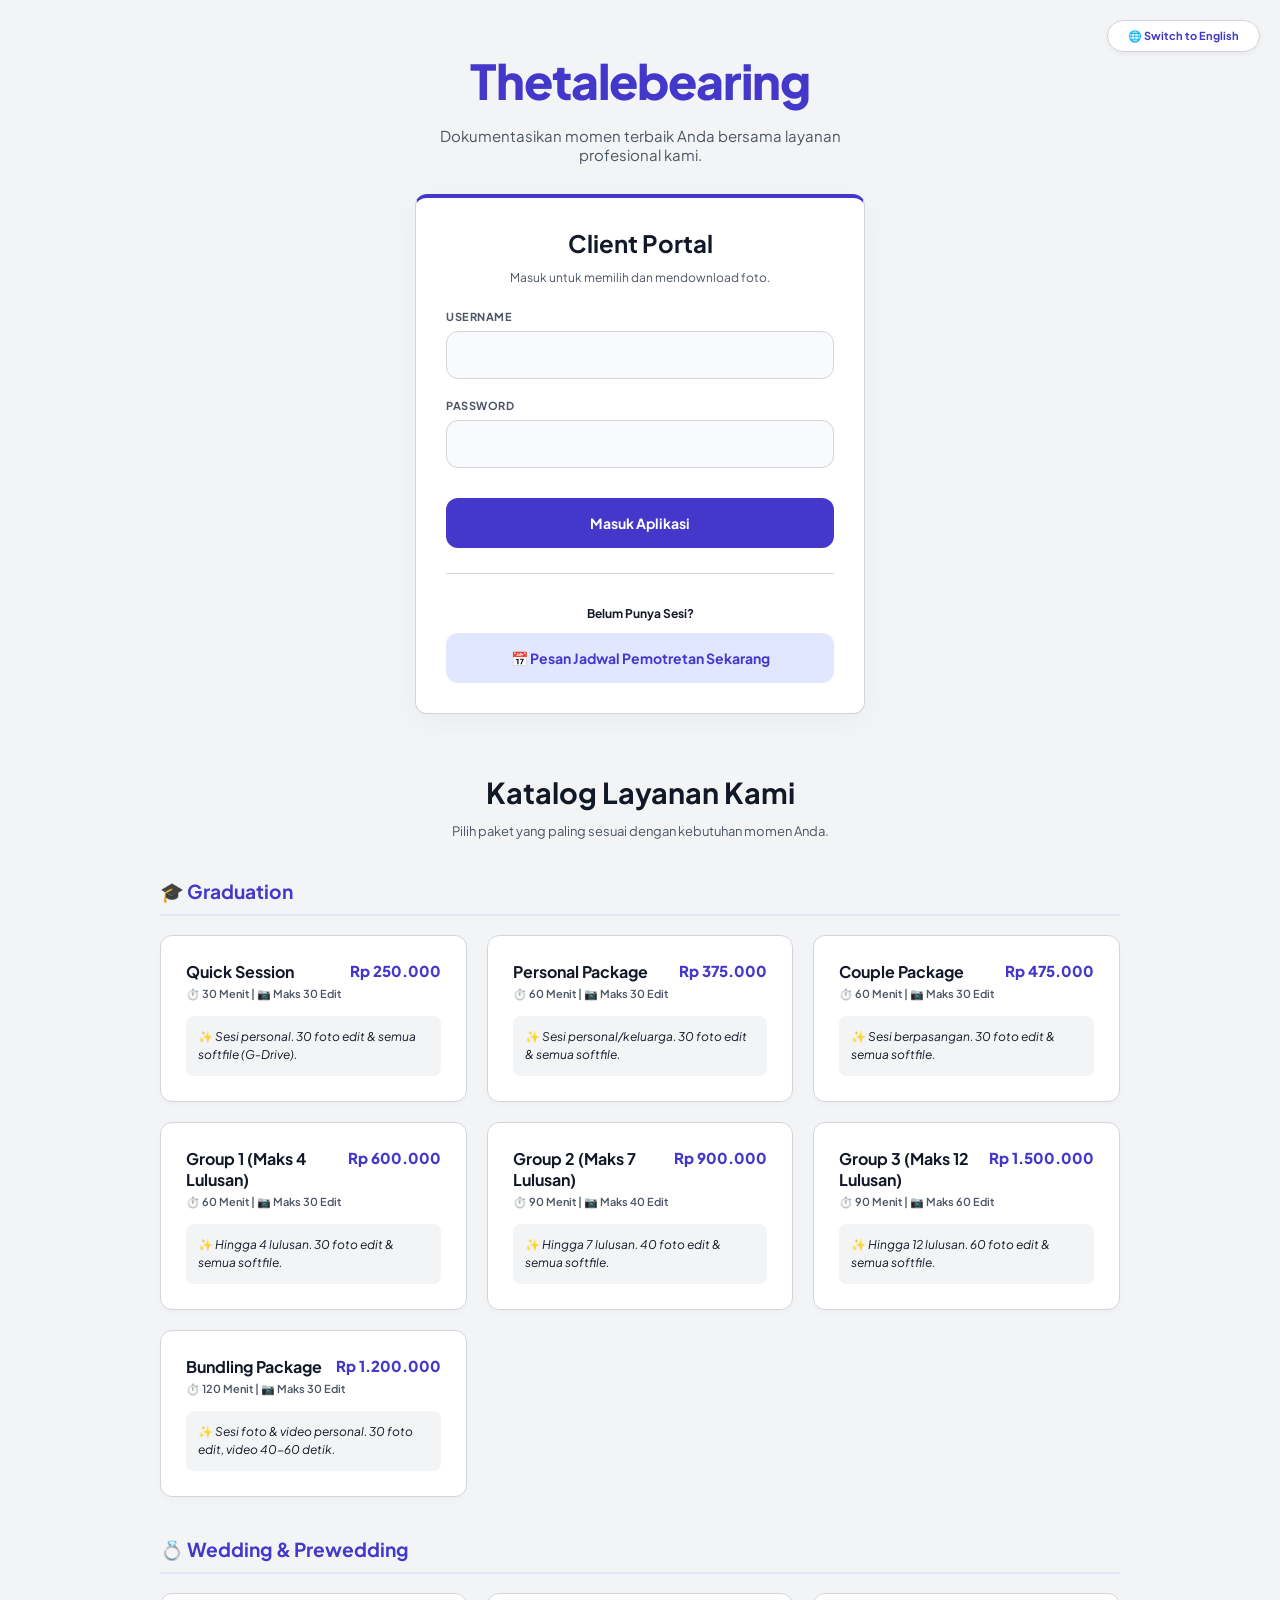
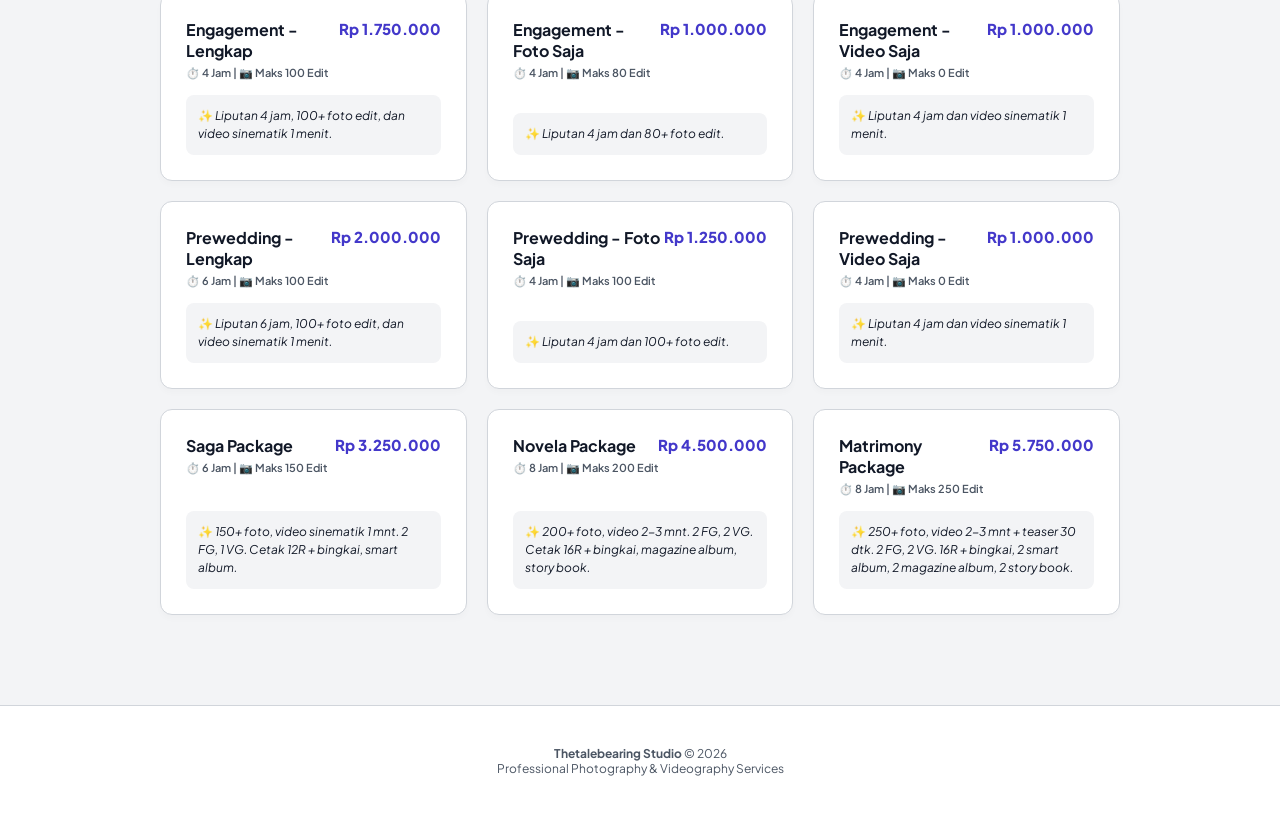
<file: admin-project.html>
<!DOCTYPE html>
<html lang="id">
<head>
    <meta charset="UTF-8">
    <title>Project & Booking - Admin</title>
    <link rel="stylesheet" href="style.css">
</head>
<body>
    <nav><div class="brand">Thetalebearing</div><div class="nav-actions"><button onclick="openProfile()" class="profile-btn">👤 <span id="display-user"></span><span id="notif-badge" class="badge-notif hidden">0</span></button><button onclick="logout()" class="btn-danger" style="padding:6px 12px; font-size:11px;">Logout</button></div></nav>

    <div class="container">
        <div class="admin-tabs">
            <button onclick="window.location.href='admin.html'">📊 Dashboard</button>
            <button onclick="window.location.href='admin-project.html'" class="active">📁 Project & Booking</button>
            <button onclick="window.location.href='admin-schedule.html'" class="admin-only">⏰ Jadwal & Kuota</button>
            <button onclick="window.location.href='admin-finance.html'" class="admin-only">💰 Keuangan</button>
            <button onclick="window.location.href='admin-package.html'" class="admin-only">📦 Paket Layanan</button>
            <button onclick="window.location.href='admin-settings.html'" class="admin-only">⚙️ Pengaturan</button>
        </div>

        <div class="admin-only">
            <div style="display:flex; justify-content:space-between; align-items:center; margin-bottom: 20px;">
                <h2 style="margin:0;">Jadwal & Permintaan Booking</h2>
                <div style="display:flex; gap:10px;"><button onclick="copySchedule()" class="btn-sec">📋 Copy Jadwal</button><button onclick="copyBookingLink()" class="btn-primary">🔗 Link Booking</button></div>
            </div>
            <div class="grid-2" style="margin-bottom: 30px;">
                <div class="card" style="padding: 20px; border-top: 4px solid var(--warning);"><h3 style="margin:0 0 15px 0; font-size:14px;">Booking Baru (Pending)</h3><div id="booking-list" style="max-height: 250px; overflow-y: auto;"></div></div>
                <div class="card" style="padding: 20px; border-top: 4px solid var(--primary);"><h3 style="margin:0 0 15px 0; font-size:14px;">Jadwal Sesi Mendatang</h3><div id="schedule-list" style="max-height: 250px; overflow-y: auto;"></div></div>
            </div>
        </div>

        <div style="display:flex; justify-content:space-between; align-items:center; margin-top: 30px;">
            <h2 style="margin:0;">Manajemen Project Client</h2>
            <button onclick="openClientModal()" class="btn-primary admin-only">+ Buat Project Baru</button>
        </div>
        
        <div style="display:flex; gap:10px; align-items:center; background:#F9FAFB; padding:15px; border-radius:var(--radius); border:1px solid var(--border); margin-top:15px; flex-wrap: wrap;">
            <label style="margin:0;">Filter:</label>
            <select id="filter-status" onchange="renderAll()" style="width: auto; padding:8px;"><option value="all">Semua Status</option><option value="proses">Sedang Proses</option><option value="selesai">Selesai</option></select>
            <input type="date" id="filter-date" onchange="renderAll()" style="width: auto; padding:8px;">
            <button onclick="document.getElementById('filter-status').value='all'; document.getElementById('filter-date').value=''; renderAll();" class="btn-sec" style="padding:8px;">Reset</button>
            <div style="flex:1;"></div>
            <button onclick="copyProgress()" class="btn-primary">📋 Copy Laporan Progress</button>
        </div>

        <div class="table-wrapper" style="margin-top: 10px;">
            <table><thead><tr><th>Detail Client</th><th>Paket & Waktu</th><th>Status Seleksi</th><th>Progres Editor</th><th id="th-aksi">Tindakan (Aksi)</th></tr></thead><tbody id="admin-table"></tbody></table>
        </div>
    </div>

    <div id="client-modal" class="modal-overlay hidden"><div class="modal-content"><h2 style="margin-top:0;">Form Project</h2><input type="hidden" id="edit-index" value="-1"><div class="form-group"><label>Nama Client</label><input type="text" id="m-name"></div><div style="display:grid; grid-template-columns: 1fr 1fr 1fr; gap:10px;"><div class="form-group"><label>Kategori</label><select id="m-cat" onchange="handleCat()"><option value="Graduation">Graduation</option><option value="Wedding">Wedding</option><option value="Personal/Studio">Personal/Studio</option><option value="Event">Event</option></select></div><div class="form-group"><label>Paket</label><select id="m-paket" onchange="calcTotalAdmin()"></select></div><div class="form-group"><label>Max Foto</label><input type="number" id="m-max"></div></div><div style="display:grid; grid-template-columns: 1fr 1fr 1fr; gap:10px;"><div class="form-group"><label>Tgl Sesi</label><input type="date" id="m-date" onchange="validateAdminSlots()"></div><div class="form-group"><label>Jam Mulai</label><select id="m-time-start" onchange="calcTotalAdmin()"></select></div><div class="form-group"><label>Jam Selesai</label><input type="text" id="m-time-end" readonly style="background:#E5E7EB;"></div></div>
        
        <div style="display:grid; grid-template-columns: 1.5fr 1fr; gap:10px;">
            <div class="form-group"><label>Lokasi Sesi</label><input type="text" id="m-location" placeholder="Nama Tempat/Gedung"></div>
            <div class="form-group"><label>Link Google Maps</label><input type="text" id="m-maps" placeholder="https://maps..."></div>
        </div>

        <div class="form-group admin-only" style="margin-top: 10px;"><label>Layanan Tambahan (Add-ons)</label><div id="m-addon-container"></div></div>
        <div class="admin-only"><div style="display:grid; grid-template-columns: 1fr 1fr; gap:10px; background: #F9FAFB; padding: 15px; border: 1px solid var(--border); margin-bottom: 15px;"><div class="form-group" style="margin:0;"><label>Username Login</label><input type="text" id="m-user"></div><div class="form-group" style="margin:0;"><label>Password</label><input type="text" id="m-pass"></div></div><div style="display:grid; grid-template-columns: 1fr 1fr; gap:10px; background: #ECFDF5; padding: 15px; border: 1px solid #A7F3D0; margin-bottom: 15px;"><div class="form-group currency-input" style="margin:0;"><label style="color: #065F46;">Total Tagihan</label><input type="text" id="m-finance-total" oninput="maskRupiah(this)"></div><div class="form-group currency-input" style="margin:0;"><label style="color: #065F46;">DP Masuk</label><input type="text" id="m-finance-paid" oninput="maskRupiah(this)"></div></div></div>
        <div class="form-group"><label>Link Folder Mentahan</label><input type="text" id="m-preview"></div><div class="form-group"><label>Link Hasil Final</label><input type="text" id="m-final"></div><div style="display:flex; gap:10px;"><button onclick="saveClientData()" class="btn-primary" style="flex:2;">Simpan Data</button><button onclick="closeModal('client-modal')" class="btn-sec" style="flex:1;">Batal</button></div></div></div>

    <div id="view-modal" class="modal-overlay hidden"><div class="modal-content"><h2 style="margin-top:0;">Review Pilihan</h2><div id="review-status" style="margin-bottom:10px;"></div><div id="selection-list" style="margin:10px 0; border:1px solid var(--border); max-height:300px; overflow-y:auto; padding:15px; background:#F9FAFB;"></div><div style="display:grid; grid-template-columns:1fr 1fr; gap:10px;"><button onclick="copyToClipboard(false)" class="btn-primary">Copy ID</button><button onclick="copyToClipboard(true)" class="btn-sec">Copy ID + Note</button></div><button onclick="closeModal('view-modal')" class="btn-danger" style="width:100%; margin-top:15px;">Tutup</button></div></div>
    <div id="profile-modal" class="modal-overlay hidden"><div class="modal-content" style="max-width: 400px; text-align: center;"><div style="font-size: 50px; margin-bottom: 10px;">👤</div><h2 id="prof-name" style="margin:0;">Name</h2><p id="prof-role" style="color:var(--primary); font-weight:700; font-size:12px; text-transform:uppercase; margin:5px 0 20px 0;">Role</p><button onclick="closeModal('profile-modal')" class="btn-sec" style="width:100%; margin-top:20px;">Tutup</button></div></div>
    <footer style="text-align: center; padding: 30px; color: var(--text-muted); font-size: 12px; margin-top: auto;"><b>Thetalebearing Studio Management System</b> &copy; 2026</footer>

<script src="database.js"></script>
<script>
    const session = getSession(); if(!session || !['admin', 'editor', 'superadmin'].includes(session.role)) window.location.href = 'index.html';
    document.getElementById('display-user').innerText = session.name; document.getElementById('prof-name').innerText = session.name; document.getElementById('prof-role').innerText = session.role;
    if(session.role === 'editor') { document.querySelectorAll('.admin-only').forEach(el => el.classList.add('editor-restricted')); document.getElementById('th-aksi').innerText = "Tindakan (Editor)"; }
    updateNotifBadge();

    let clients = getClients(); let packages = getPackages(); let bookings = getBookings(); let addonsData = getAddons(); let currentReviewIdx = null; let totalMinsCacheAdmin = 0; let settings = getSettings();

    function generateAdminTimeOptions() {
        let sel = document.getElementById('m-time-start'); let oldVal = sel.value; sel.innerHTML = '<option value="">-- Jam --</option>';
        let start = timeToMins(settings.opStart || '08:00'); let end = timeToMins(settings.opEnd || '20:00');
        for(let i=start; i<=end; i+=30) { let t = minsToTime(i); sel.innerHTML += `<option value="${t}">${t}</option>`; }
        if(oldVal) sel.value = oldVal;
    }

    function renderAll() {
        if(session.role !== 'editor') {
            document.getElementById('booking-list').innerHTML = bookings.filter(b => !b.isAccepted).map((b) => {
                const realIdx = bookings.findIndex(orig => orig === b);
                return `<div style="border-bottom:1px solid var(--border); padding:10px 0;"><strong>${b.name}</strong> <span style="font-size:11px; background:var(--primary-soft); padding:2px 4px;">${b.category}</span><br><span style="font-size:12px; color:var(--text-muted);">Paket: ${b.paket} | Tgl: ${b.date} | Jam: ${b.timeRange}<br>📍 Lokasi: ${b.location||'-'}</span><div style="margin-top:8px;"><button onclick="acceptBooking(${realIdx})" class="btn-primary" style="padding:4px 8px; font-size:11px;">Acc & Buat Project</button><button onclick="deleteBooking(${realIdx})" class="btn-danger" style="padding:4px 8px; font-size:11px; margin-left:5px;">Tolak</button></div></div>`;
            }).join('') || `<p style="font-size:13px; color:var(--text-muted);">Tidak ada permintaan baru.</p>`;
            
            const dateF = document.getElementById('filter-date').value || new Date().toISOString().split('T')[0];
            document.getElementById('schedule-list').innerHTML = clients.filter(c => c.date === dateF && !c.isFinished).sort((a,b) => a.timeRange.localeCompare(b.timeRange)).map(c => `<div style="display:flex; justify-content:space-between; border-bottom:1px solid var(--border); padding:10px 0;"><div><strong>${c.timeRange||'-'}</strong><br><span style="font-size:11px;">📍 ${c.location||'-'}</span></div><div style="text-align:right; font-weight:700;">${c.name}<br><span style="font-size:10px; font-weight:normal;">${c.paket||c.category}</span></div></div>`).join('') || `<p style="font-size:13px; color:var(--text-muted);">Tidak ada jadwal pada tgl tsb.</p>`;
        }

        let filteredClients = clients; const statF = document.getElementById('filter-status').value; const dateF = document.getElementById('filter-date').value;
        if(statF === 'proses') filteredClients = filteredClients.filter(c => !c.isFinished);
        if(statF === 'selesai') filteredClients = filteredClients.filter(c => c.isFinished);
        if(dateF) filteredClients = filteredClients.filter(c => c.date === dateF);

        document.getElementById('admin-table').innerHTML = filteredClients.map((c) => {
            const i = clients.findIndex(orig => orig === c); const count = Object.keys(c.selections||{}).length; const status = c.isSubmitted ? `<span style="color:var(--success);font-weight:bold;font-size:11px;">TERKUNCI</span>` : `<span style="font-size:11px;color:var(--text-muted);">Belum Kunci</span>`;
            return `<tr><td><strong>${c.name}</strong><br><span style="font-size:11px;color:var(--text-muted);">User: ${session.role==='editor'?'***':c.user}<br>📍 ${c.location||'-'}</span></td><td><strong>${c.paket}</strong><br><span style="font-size:11px;color:var(--text-muted);">Tgl: ${c.date} | Jam: ${c.timeRange||'-'}<br>Addon: ${c.addons||'-'}</span></td><td>${status}<br><span style="font-size:11px;">Pilih: ${count}/${c.maxSelect}</span></td><td><select onchange="updateStatus(${i}, this.value)" style="padding:5px; font-size:11px; border-radius:6px; background: ${c.isFinished ? '#D1FAE5' : '#F9FAFB'};"><option value="false" ${!c.isFinished?'selected':''}>PROSES</option><option value="true" ${c.isFinished?'selected':''}>SELESAI</option></select></td><td><div style="display:flex; flex-wrap:wrap; gap:5px;"><button onclick="reviewProject(${i})" class="btn-primary" style="padding:6px;">Lihat Pilihan</button><button onclick="openClientModal(${i})" class="btn-sec" style="padding:6px;">Edit</button>${session.role !== 'editor' ? `<button onclick="sendJobFotografer(${i})" class="btn-wa" style="padding:6px;">Share Job</button><button onclick="shareAccess(${i})" class="btn-success" style="padding:6px;">Share Web</button>${c.isFinished ? `<button onclick="sendNotifSelesai(${i})" class="btn-primary" style="padding:6px;">Notif Selesai</button>` : ''}<button onclick="deleteProject(${i})" class="btn-danger" style="padding:6px;">X</button>` : ''}</div></td></tr>`;
        }).join('') || `<tr><td colspan="5" align="center" style="padding:20px;">Tidak ada data.</td></tr>`;
    }

    function handleCat() { const cat = document.getElementById('m-cat').value; document.getElementById('m-paket').innerHTML = packages.filter(p=>p.category===cat).map(p=>`<option value="${p.name}">${p.name}</option>`).join('') + '<option>Custom</option>'; document.getElementById('m-addon-container').innerHTML = addonsData.filter(a=>a.category===cat).map(a=>`<label class="addon-box"><input type="checkbox" class="addon-cb" value="${a.name}" data-price="${a.price}" data-time="${a.time}" onchange="calcTotalAdmin()"> ${a.name}</label>`).join('') || '<span style="font-size:11px;">Tidak ada addons</span>'; generateAdminTimeOptions(); calcTotalAdmin(); }
    
    function validateAdminSlots() {
        let date = document.getElementById('m-date').value; let sel = document.getElementById('m-time-start'); let editIdx = parseInt(document.getElementById('edit-index').value);
        if(!date || !totalMinsCacheAdmin) return;
        if(isDayBlocked(date)) { alert(`Perhatian: Tanggal ${date} ditandai LIBUR.`); }
        for(let i=1; i<sel.options.length; i++) { let opt = sel.options[i]; let start = opt.value; let end = minsToTime(timeToMins(start) + totalMinsCacheAdmin); if(checkConflict(date, start, end, editIdx, -1)) { opt.disabled = true; opt.text = `${start} (Penuh/Libur)`; } else { opt.disabled = false; opt.text = start; } }
    }

    function calcTotalAdmin() {
        const cat = document.getElementById('m-cat').value; const pName = document.getElementById('m-paket').value;
        const pkg = packages.find(p => p.name === pName && p.category === cat);
        let basePrice = pkg ? pkg.price : 0; totalMinsCacheAdmin = pkg ? parseDurationToMins(pkg.duration) : 0; let addonsText = [];
        if(pkg) document.getElementById('m-max').value = pkg.quota;
        document.querySelectorAll('.addon-cb:checked').forEach(cb => { basePrice += parseInt(cb.dataset.price); totalMinsCacheAdmin += parseInt(cb.dataset.time); addonsText.push(cb.value); });
        
        let ft = document.getElementById('m-finance-total'); ft.value = basePrice; maskRupiah(ft);
        let fp = document.getElementById('m-finance-paid'); if(document.getElementById('edit-index').value === "-1") { fp.value = basePrice * 0.3; maskRupiah(fp); }
        
        const tStart = document.getElementById('m-time-start').value; if(tStart) document.getElementById('m-time-end').value = minsToTime(timeToMins(tStart) + totalMinsCacheAdmin);
        validateAdminSlots(); return addonsText.join(', ');
    }
    
    function copyBookingLink() { let url = window.location.href; navigator.clipboard.writeText(url.substring(0, url.lastIndexOf('/')) + '/booking.html'); alert("Link Booking Publik disalin!"); }
    
    function acceptBooking(idx) {
        const b = bookings[idx]; openClientModal(-1);
        document.getElementById('m-name').value = b.name; document.getElementById('m-date').value = b.date; 
        document.getElementById('m-cat').value = b.category; handleCat(); document.getElementById('m-paket').value = b.paket; 
        document.querySelectorAll('.addon-cb').forEach(cb => { if(b.addons && b.addons.includes(cb.value)) cb.checked = true; }); calcTotalAdmin();
        const times = (b.timeRange||"").split(' - '); document.getElementById('m-time-start').value = times[0]||''; document.getElementById('m-time-end').value = times[1]||'';
        document.getElementById('m-location').value = b.location||''; document.getElementById('m-maps').value = b.locationLink||'';
        bookings.splice(idx,1); saveBookings(bookings); renderAll(); updateNotifBadge(); alert("Data Ditarik! Isi User & Password lalu Simpan Data.");
    }
    function deleteBooking(idx) { if(confirm("Tolak permintaan booking ini?")) { bookings.splice(idx,1); saveBookings(bookings); renderAll(); updateNotifBadge(); } }

    function openClientModal(idx = -1) { 
        document.getElementById('client-modal').classList.remove('hidden'); generateAdminTimeOptions();
        if(idx > -1) { 
            const c = clients[idx]; document.getElementById('edit-index').value = idx; document.getElementById('m-name').value = c.name; document.getElementById('m-date').value = c.date; 
            document.getElementById('m-cat').value = c.category; handleCat(); document.getElementById('m-paket').value = c.paket; 
            document.querySelectorAll('.addon-cb').forEach(cb => { if(c.addons && c.addons.includes(cb.value)) cb.checked = true; }); calcTotalAdmin();
            const times = (c.timeRange||"").split(' - '); document.getElementById('m-time-start').value = times[0]||''; document.getElementById('m-time-end').value = times[1]||'';
            document.getElementById('m-location').value = c.location||''; document.getElementById('m-maps').value = c.locationLink||'';
            document.getElementById('m-max').value = c.maxSelect; document.getElementById('m-user').value = c.user; document.getElementById('m-pass').value = c.pass; let ft = document.getElementById('m-finance-total'); ft.value = c.financeTotal||0; maskRupiah(ft); let fp = document.getElementById('m-finance-paid'); fp.value = c.financePaid||0; maskRupiah(fp); document.getElementById('m-preview').value = c.previewLink||""; document.getElementById('m-final').value = c.finalLink||"";
        } else { document.getElementById('edit-index').value = -1; document.querySelectorAll('input[type="text"], input[type="date"], input[type="number"]').forEach(i=>i.value=''); document.querySelectorAll('.addon-cb').forEach(cb => cb.checked = false); document.getElementById('m-cat').value='Graduation'; handleCat(); } 
    }

    function saveClientData() {
        const i = parseInt(document.getElementById('edit-index').value); const n = document.getElementById('m-name').value.trim(); let data = clients[i] || {};
        data.name = n; data.date = document.getElementById('m-date').value; data.timeRange = `${document.getElementById('m-time-start').value} - ${document.getElementById('m-time-end').value}`; 
        data.category = document.getElementById('m-cat').value; data.paket = document.getElementById('m-paket').value; data.maxSelect = parseInt(document.getElementById('m-max').value||0); 
        data.previewLink = document.getElementById('m-preview').value; data.finalLink = document.getElementById('m-final').value;
        data.location = document.getElementById('m-location').value; data.locationLink = document.getElementById('m-maps').value;
        
        if(session.role !== 'editor') {
            data.user = document.getElementById('m-user').value.trim(); data.pass = document.getElementById('m-pass').value.trim(); data.addons = calcTotalAdmin(); data.financeTotal = unmask(document.getElementById('m-finance-total').value); data.financePaid = unmask(document.getElementById('m-finance-paid').value);
            if(!data.user || !data.pass) return alert("User dan Password wajib!");
        }
        if(i===-1) { data.isFinished=false; data.isSubmitted=false; data.selections={}; clients.push(data); } else { clients[i] = data; }
        saveClients(clients); closeModal('client-modal'); renderAll();
    }

    function sendJobFotografer(idx) { const c = clients[idx]; const mapsText = c.locationLink ? `\n🗺️ Maps: ${c.locationLink}` : ''; const text = `📷 *JOB DETAIL THETALEBEARING* 📷\n\n👤 Klien: *${c.name}*\n📅 Tgl Sesi: *${c.date || '-'}*\n⏰ Jam Sesi: *${c.timeRange || '-'}*\n📍 Lokasi: *${c.location||'-'}*${mapsText}\n\n🏷️ Kategori: *${c.category}*\n📦 Paket: *${c.paket}*\n➕ Add-ons: *${c.addons || 'Tidak ada'}*\n\nMohon persiapkan equipment. Semangat! 🔥`; navigator.clipboard.writeText(text); alert("Detail Job disalin!"); }
    function sendNotifSelesai(idx) { const c = clients[idx]; const text = `Halo Kak *${c.name}*, kabar gembira! 🎉\n\nFoto-foto momen spesial kakak sudah selesai kami edit dengan sentuhan magis tim Thetalebearing ✨\n\nSilakan login ke portal untuk mendownload hasil akhirnya ya:\n🔗 Link: ${window.location.href.replace('admin-project.html', 'index.html')}\n👤 User: ${c.user}\n🔑 Pass: ${c.pass}\n\nTerima kasih sudah mempercayakan momen berharganya bersama kami! 🙏`; navigator.clipboard.writeText(text); alert("Notifikasi Selesai disalin!"); }
    function copySchedule() { const dateF = document.getElementById('filter-date').value || new Date().toISOString().split('T')[0]; const up = clients.filter(c => c.date === dateF && !c.isFinished).sort((a,b) => a.timeRange.localeCompare(b.timeRange)); let txt = `📅 *JADWAL SESI (${dateF})*\n\n` + up.map(c => `⏰ ${c.timeRange}\n👤 ${c.name} (${c.category} - ${c.paket})\n📍 Lokasi: ${c.location||'-'}`).join('\n\n'); navigator.clipboard.writeText(txt); alert("Jadwal disalin!"); }
    function copyProgress() { let f = clients; const stat = document.getElementById('filter-status').value; if(stat==='proses') f = f.filter(c=>!c.isFinished); if(stat==='selesai') f = f.filter(c=>c.isFinished); const txt = "⏳ *LAPORAN PROGRESS EDITING*\n\n" + f.map(c => `👤 ${c.name} (${c.paket})\n📷 Dipilih: ${Object.keys(c.selections||{}).length}/${c.maxSelect} | Status: ${c.isFinished?'Selesai':'Proses'}`).join('\n\n'); navigator.clipboard.writeText(txt); alert("Progress difilter disalin!"); }

    function reviewProject(idx) { currentReviewIdx = idx; const c = clients[idx]; document.getElementById('review-status').innerHTML = c.isSubmitted ? `<span style="color:var(--success);">Status: Terkunci.</span>` : `Status: Belum Kunci.`; document.getElementById('selection-list').innerHTML = Object.entries(c.selections||{}).map(([k,v])=>`<div style="padding:10px;border-bottom:1px solid var(--border); background:#fff;"><b>${k}</b><br><span style="font-size:12px; color:var(--text-muted)">Note: ${v||'-'}</span></div>`).join(''); document.getElementById('view-modal').classList.remove('hidden'); }
    function copyToClipboard(wn) { const sel = clients[currentReviewIdx].selections||{}; navigator.clipboard.writeText(wn ? Object.entries(sel).map(([k,v])=>`${k} (Note: ${v||'-'})`).join('\n') : Object.keys(sel).join(', ')); alert("Disalin!"); }
    function shareAccess(idx) { let baseUrl = window.location.href.substring(0, window.location.href.lastIndexOf('/')); navigator.clipboard.writeText(`Halo Kak ${clients[idx].name}\n\nBerikut link untuk memilih foto:\n\nLink Login: ${baseUrl}/index.html\nUser: ${clients[idx].user}\nPass: ${clients[idx].pass}`); alert("Akses disalin!"); }
    function updateStatus(i, val) { clients[i].isFinished = (val==='true'); saveClients(clients); renderAll(); }
    function deleteProject(i) { if(confirm("Hapus project ini permanen?")) { clients.splice(i,1); saveClients(clients); renderAll(); } }
    function openProfile() { document.getElementById('profile-modal').classList.remove('hidden'); }
    function closeModal(id) { document.getElementById(id).classList.add('hidden'); }
    renderAll();
</script>
</body></html>
</file>
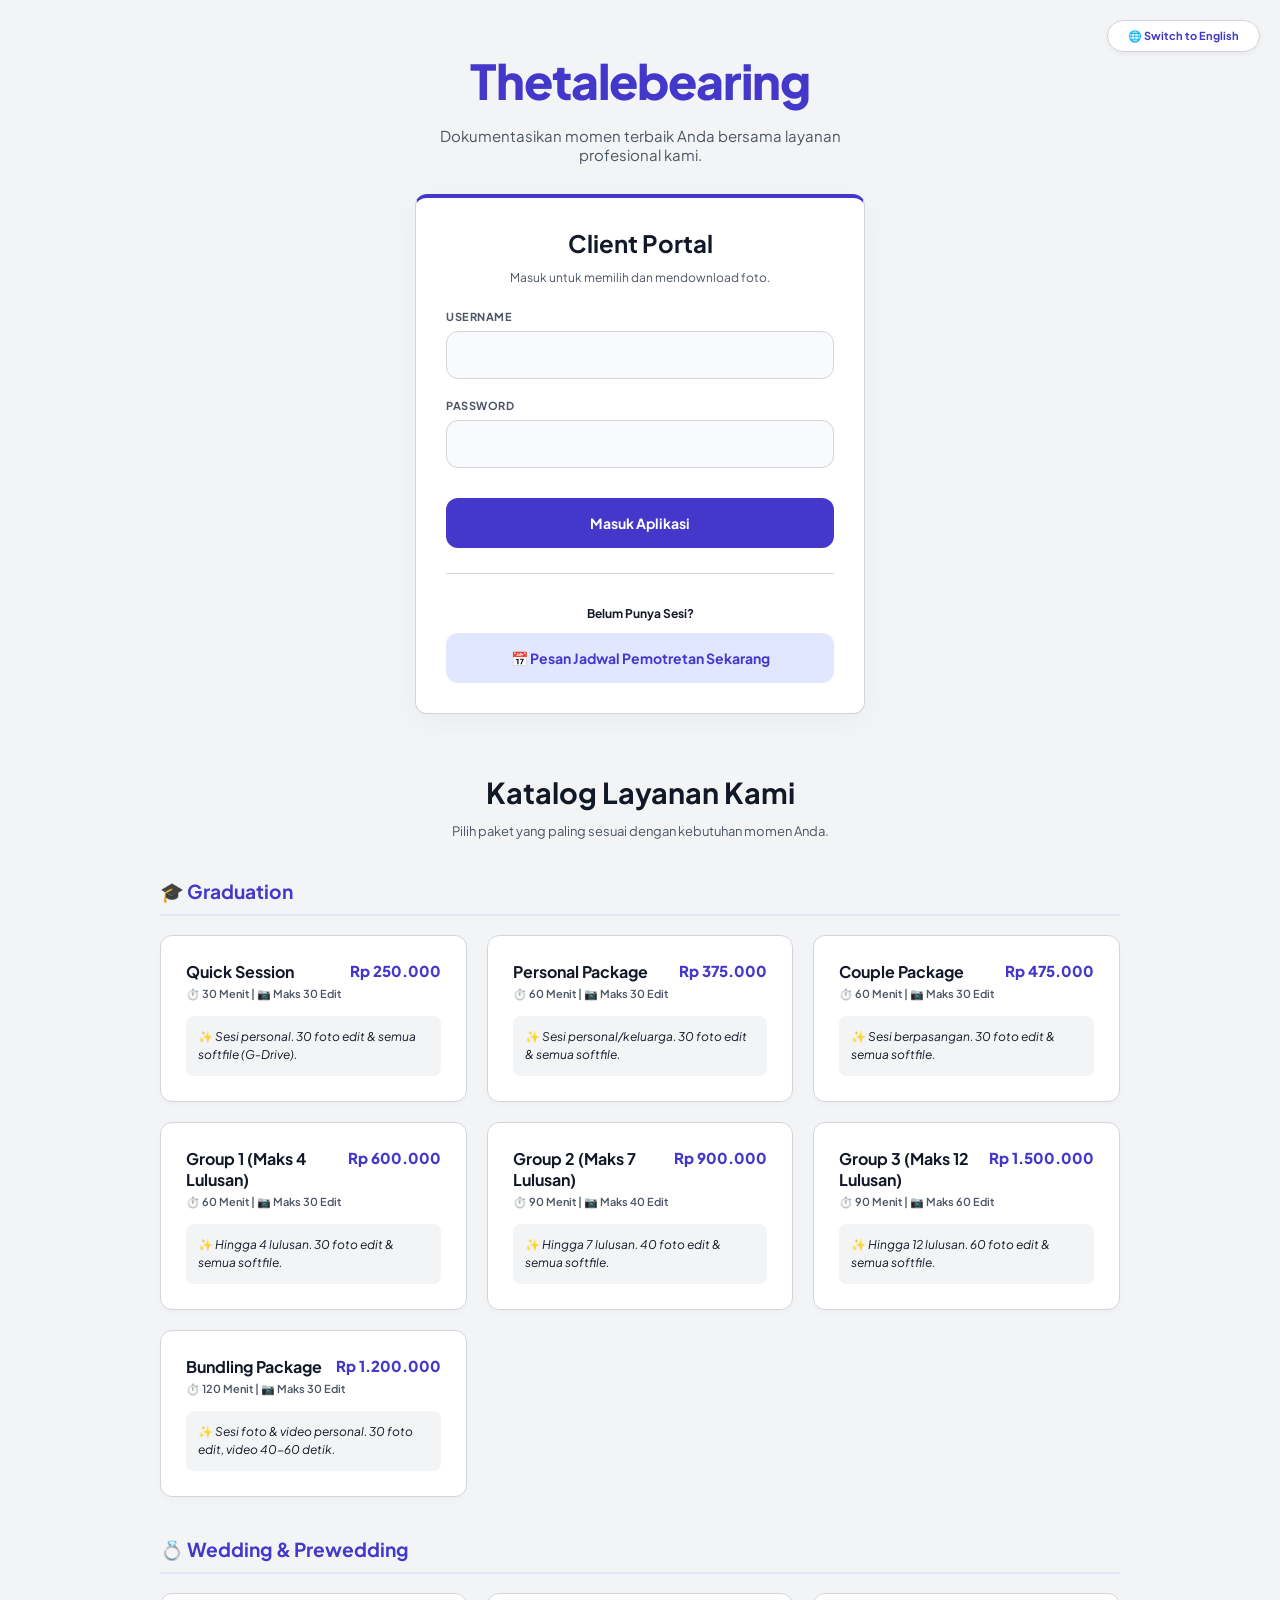
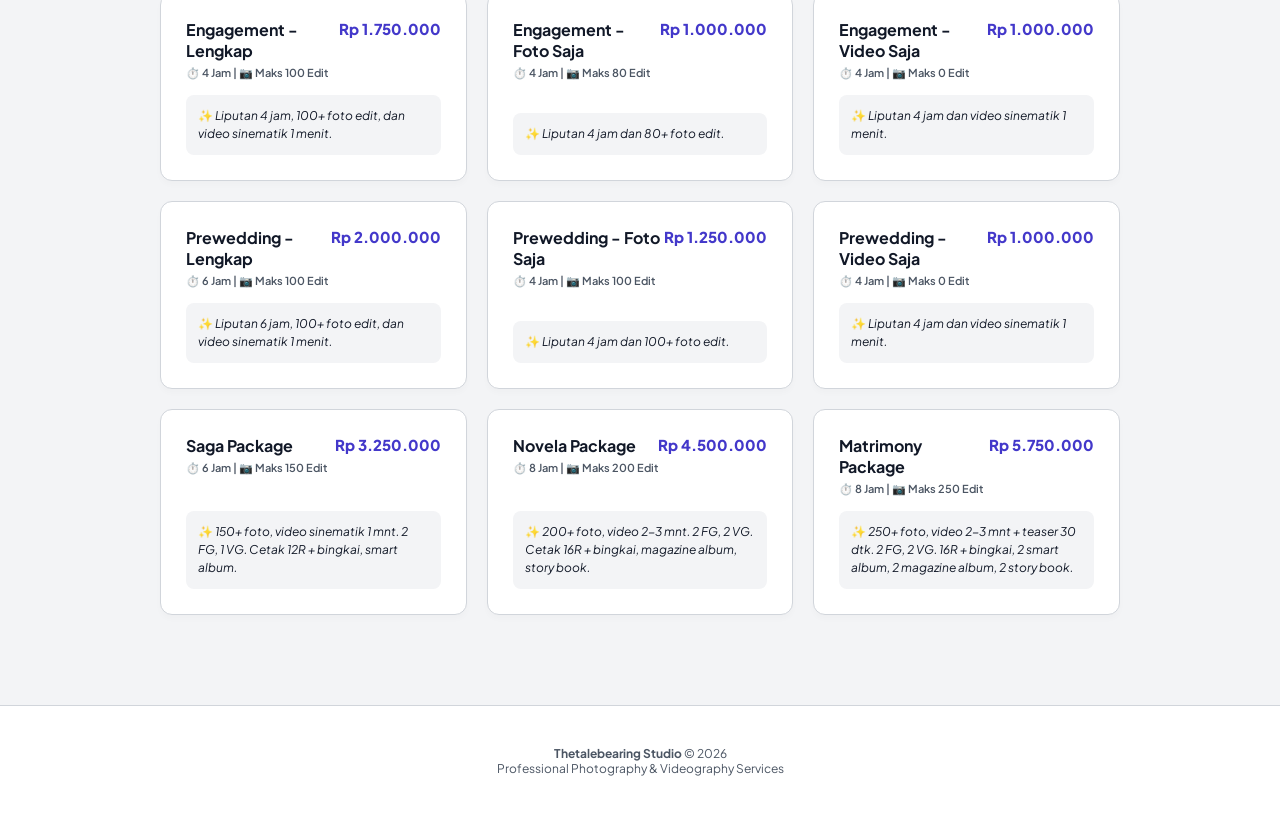
<file: admin-schedule.html>
<!DOCTYPE html>
<html lang="id">
<head>
    <meta charset="UTF-8">
    <title>Jadwal & Kuota - Admin</title>
    <link rel="stylesheet" href="style.css">
    <style>.grid-2 { display: grid; grid-template-columns: 1fr 1fr; gap: 20px; } @media(max-width:768px){.grid-2{grid-template-columns: 1fr;}}</style>
</head>
<body>
    <nav><div class="brand">Thetalebearing</div><div class="nav-actions"><button onclick="openProfile()" class="profile-btn">👤 <span id="display-user"></span></button><button onclick="logout()" class="btn-danger" style="padding:6px 12px; font-size:11px;">Logout</button></div></nav>

    <div class="container">
        <div class="admin-tabs">
            <button onclick="window.location.href='admin.html'">📊 Dashboard</button>
            <button onclick="window.location.href='admin-project.html'">📁 Project & Booking</button>
            <button onclick="window.location.href='admin-schedule.html'" class="active admin-only">⏰ Jadwal & Kuota</button>
            <button onclick="window.location.href='admin-finance.html'" class="admin-only">💰 Keuangan</button>
            <button onclick="window.location.href='admin-package.html'" class="admin-only">📦 Paket Layanan</button>
            <button onclick="window.location.href='admin-settings.html'" class="admin-only">⚙️ Pengaturan</button>
        </div>

        <div class="grid-2">
            <div class="card">
                <h2 style="margin:0 0 10px 0; font-size:1.4rem;">⚙️ Kapasitas & Jam Reguler</h2>
                <p style="font-size:12px; color:var(--text-muted); margin-bottom: 20px;">Atur batas maksimal order rutin harian studio Anda.</p>
                
                <h3 style="font-size: 12px; margin:0 0 10px 0;">Rentang Jam Booking (Kelipatan 30 Menit)</h3>
                <div style="display:flex; gap:10px; align-items:center; margin-bottom: 20px;">
                    <select id="set-op-start" style="flex:1; font-weight:bold;"></select>
                    <span style="font-size:12px; color:gray;">s/d</span>
                    <select id="set-op-end" style="flex:1; font-weight:bold;"></select>
                </div>

                <div style="background:#ECFDF5; border:1px solid #A7F3D0; padding:15px; border-radius:var(--radius); margin-bottom: 15px;">
                    <label style="color:#065F46; font-size:12px;">Maks Sesi Paralel / Bersamaan</label>
                    <input type="number" id="set-max-slot" placeholder="0">
                    <small style="color:#065F46; font-size:10px; display:block; margin-top:5px;">*Isi angka <b>0</b> jika Anda tidak membatasi klien yang booking di jam yang sama (Tak Terhingga).</small>
                </div>

                <div style="background:#EFF6FF; border:1px solid #BFDBFE; padding:15px; border-radius:var(--radius); margin-bottom: 20px;">
                    <label style="color:#1D4ED8; font-size:12px;">Maks Total Order per Hari</label>
                    <input type="number" id="set-max-day" placeholder="0">
                    <small style="color:#1D4ED8; font-size:10px; display:block; margin-top:5px;">*Isi angka <b>0</b> jika kuota harian tak terhingga.</small>
                </div>

                <button onclick="saveSchedule()" class="btn-primary" style="width: 100%;">Simpan Pengaturan Reguler</button>
            </div>

            <div class="card" style="border-top: 4px solid var(--danger);">
                <h2 style="margin:0 0 10px 0; font-size:1.4rem; color:var(--danger);">🚫 Hari Libur / Tutup Sesi</h2>
                <p style="font-size:12px; color:var(--text-muted); margin-bottom: 20px;">Gunakan menu ini jika Anda ingin menutup tanggal spesifik, atau memblokir jam istirahat agar tidak bisa dibooking.</p>

                <div style="display:flex; gap:10px; align-items:flex-end; margin-bottom: 15px;">
                    <div style="flex:1.5;"><label>Pilih Tanggal (Wajib)</label><input type="date" id="block-date"></div>
                    <div style="flex:1;"><label>Jam Mulai</label><select id="block-start"></select></div>
                    <div style="flex:1;"><label>Jam Selesai</label><select id="block-end"></select></div>
                </div>
                <button onclick="addBlockedSlot()" class="btn-danger" style="width: 100%; margin-bottom: 20px;">Tutup Tanggal / Jam Ini</button>

                <h3 style="font-size: 12px; margin:0 0 10px 0;">Daftar Sesi Ditutup:</h3>
                <div id="blocked-list" style="background:#F9FAFB; padding:15px; border:1px solid var(--border); border-radius:var(--radius); max-height:200px; overflow-y:auto;">
                    </div>
            </div>
        </div>
    </div>
    <footer style="text-align: center; padding: 30px; color: var(--text-muted); font-size: 12px; margin-top: auto;"><b>Thetalebearing Studio Management System</b> &copy; 2026</footer>
    <div id="profile-modal" class="modal-overlay hidden"><div class="modal-content" style="max-width: 400px; text-align: center;"><div style="font-size: 50px; margin-bottom: 10px;">👤</div><h2 id="prof-name" style="margin:0;">Name</h2><p id="prof-role" style="color:var(--primary); font-weight:700; font-size:12px; text-transform:uppercase; margin:5px 0 20px 0;">Role</p><button onclick="closeModal('profile-modal')" class="btn-sec" style="width:100%; margin-top:20px;">Tutup</button></div></div>

<script src="database.js"></script>
<script>
    const session = getSession(); if(!session || session.role === 'editor') window.location.href = 'index.html';
    document.getElementById('display-user').innerText = session.name; document.getElementById('prof-name').innerText = session.name; document.getElementById('prof-role').innerText = session.role;
    
    let settings = getSettings(); let blockedSlots = getBlocked();

    function populateTimeDropdowns() {
        let sels = ['set-op-start', 'set-op-end', 'block-start', 'block-end'];
        sels.forEach(id => {
            let s = document.getElementById(id);
            if(id.startsWith('block')) s.innerHTML = '<option value="">-- Semua Jam (Libur Full) --</option>';
            for(let i=0; i<24*60; i+=30) { let t = minsToTime(i); s.innerHTML += `<option value="${t}">${t}</option>`; }
        });
    }

    function loadSchedule() {
        populateTimeDropdowns();
        document.getElementById('set-op-start').value = settings.opStart || '08:00'; document.getElementById('set-op-end').value = settings.opEnd || '20:00';
        document.getElementById('set-max-slot').value = settings.maxConcurrent || 0; document.getElementById('set-max-day').value = settings.maxOrderPerDay || 0;
        renderBlocked();
    }

    function saveSchedule() {
        settings.opStart = document.getElementById('set-op-start').value; settings.opEnd = document.getElementById('set-op-end').value;
        settings.maxConcurrent = parseInt(document.getElementById('set-max-slot').value) || 0; settings.maxOrderPerDay = parseInt(document.getElementById('set-max-day').value) || 0;
        saveSettings(settings); alert("Aturan Reguler Tersimpan!");
    }

    function renderBlocked() {
        let list = document.getElementById('blocked-list');
        list.innerHTML = blockedSlots.length ? blockedSlots.map((b, i) => {
            let timeText = b.isFullDay ? `<span style="color:var(--danger); font-weight:bold;">LIBUR SEHARIAN PENUH</span>` : `Jam Tutup: <b>${b.start} - ${b.end}</b>`;
            return `<div style="display:flex; justify-content:space-between; align-items:center; padding:10px 0; border-bottom:1px solid var(--border);"><div><div style="font-size:13px; font-weight:800;">📅 ${b.date}</div><div style="font-size:11px; color:var(--text-muted); margin-top:3px;">${timeText}</div></div><button onclick="removeBlock(${i})" class="btn-sec" style="font-size:10px; padding:5px 8px;">Buka Kembali</button></div>`;
        }).join('') : '<p style="font-size:12px; color:gray; text-align:center;">Belum ada tanggal merah/sesi yang ditutup.</p>';
    }

    function addBlockedSlot() {
        let date = document.getElementById('block-date').value; let start = document.getElementById('block-start').value; let end = document.getElementById('block-end').value;
        if(!date) return alert("Pilih Tanggal yang ingin ditutup!");
        if((start && !end) || (!start && end)) return alert("Jika ingin menutup jam spesifik, pastikan Jam Mulai dan Jam Selesai terisi. Jika ingin libur seharian, kosongkan keduanya.");
        
        blockedSlots.push({ date: date, start: start, end: end, isFullDay: (!start && !end) });
        saveBlocked(blockedSlots); renderBlocked();
        document.getElementById('block-date').value = ""; document.getElementById('block-start').value = ""; document.getElementById('block-end').value = "";
    }

    function removeBlock(i) { blockedSlots.splice(i,1); saveBlocked(blockedSlots); renderBlocked(); }
    function openProfile() { document.getElementById('profile-modal').classList.remove('hidden'); }
    function closeModal(id) { document.getElementById(id).classList.add('hidden'); }
    
    loadSchedule();
</script>
</body></html>
</file>
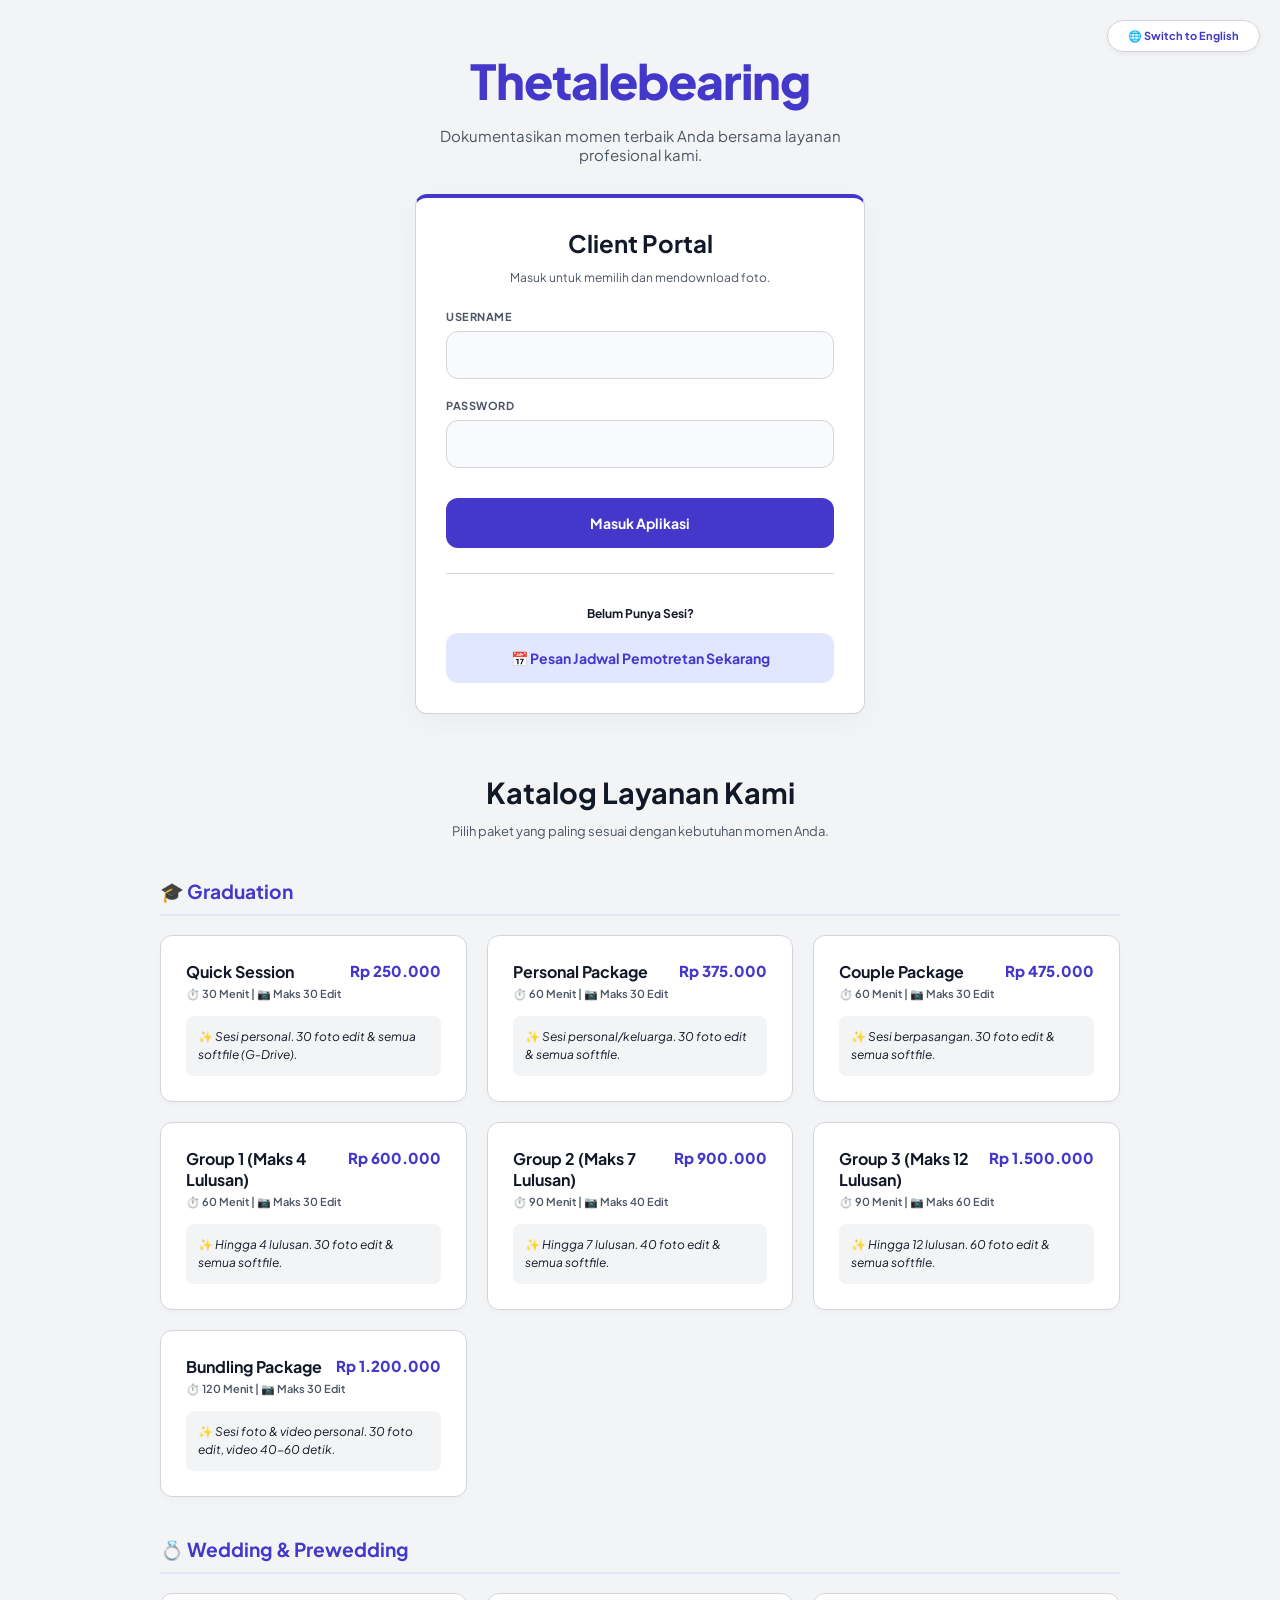
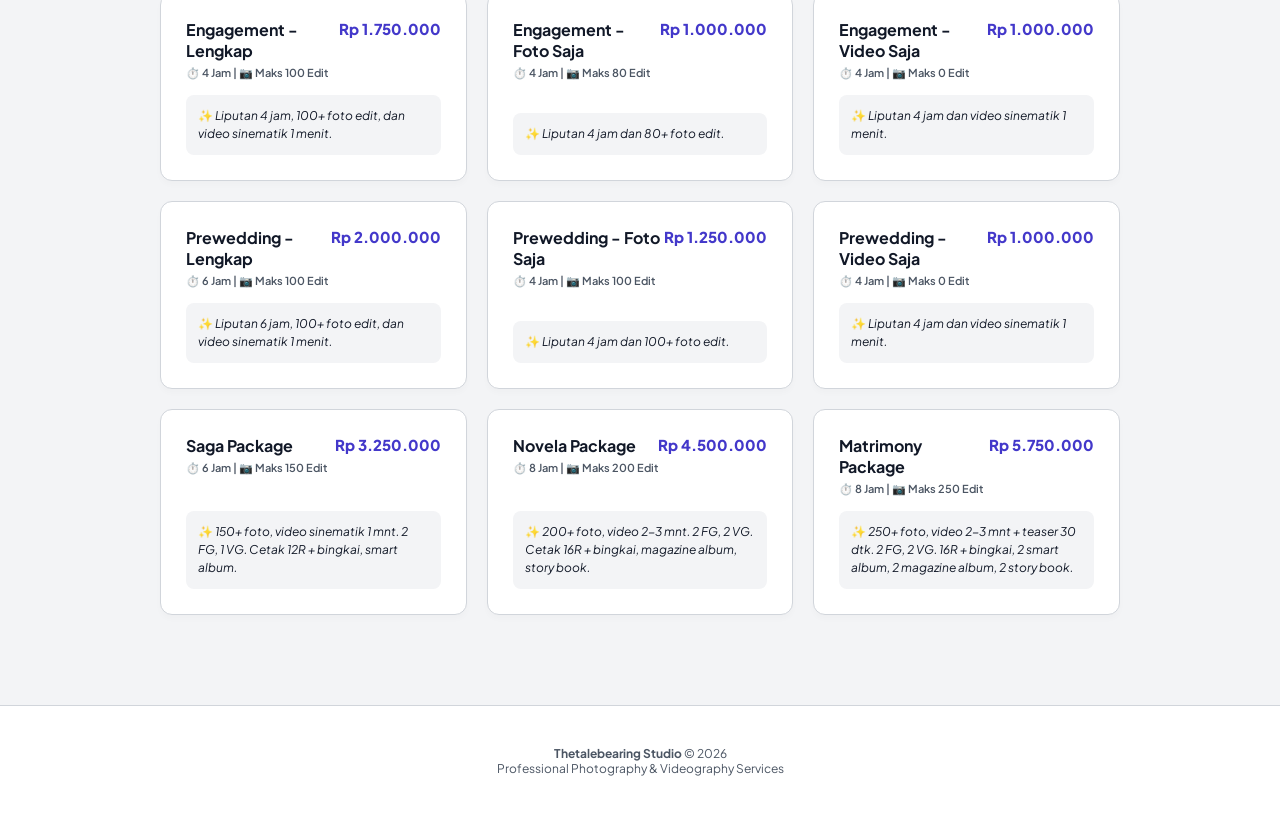
<file: admin-settings.html>
<!DOCTYPE html>
<html lang="id">
<head>
    <meta charset="UTF-8">
    <title>Pengaturan - Admin</title>
    <link rel="stylesheet" href="style.css">
    <style>.grid-2 { display: grid; grid-template-columns: repeat(auto-fit, minmax(300px, 1fr)); gap: 20px; }</style>
</head>
<body>
    <nav><div class="brand">Thetalebearing</div><div class="nav-actions"><button onclick="openProfile()" class="profile-btn">👤 <span id="display-user"></span></button><button onclick="logout()" class="btn-danger" style="padding:6px 12px; font-size:11px;">Logout</button></div></nav>

    <div class="container">
        <div class="admin-tabs">
            <button onclick="window.location.href='admin.html'">📊 Dashboard</button>
            <button onclick="window.location.href='admin-project.html'">📁 Project & Booking</button>
            <button onclick="window.location.href='admin-schedule.html'" class="admin-only">⏰ Jadwal & Kuota</button>
            <button onclick="window.location.href='admin-finance.html'" class="admin-only">💰 Keuangan</button>
            <button onclick="window.location.href='admin-package.html'" class="admin-only">📦 Paket Layanan</button>
            <button onclick="window.location.href='admin-settings.html'" class="active admin-only">⚙️ Pengaturan</button>
        </div>

        <div class="grid-2">
            <div class="card" style="padding: 20px;">
                <h3 style="margin:0 0 15px 0; font-size:14px;">Identitas & Sistem</h3>
                <div class="form-group"><label>Nama Brand Website</label><input type="text" id="set-brand"></div>
                <div class="form-group"><label>Nomor WhatsApp Pusat</label><input type="text" id="set-wa"></div>
                <div class="form-group"><label>Daftar Rekening (Enter untuk baris baru)</label><textarea id="set-bank" rows="3"></textarea></div>
                <div class="form-group"><label>Daftar Lokasi Pilihan Client (Enter untuk baris baru)</label><textarea id="set-locations" rows="5" placeholder="UNSOED Purwokerto&#10;UMP Purwokerto"></textarea></div>
                
                <div style="display:flex; gap:10px; margin-bottom: 15px;"><div style="flex:1;"><label>Warna Tombol</label><input type="color" id="set-primary" style="height:40px; padding:0;"></div><div style="flex:1;"><label>Warna Latar</label><input type="color" id="set-bg" style="height:40px; padding:0;"></div></div>
                <button onclick="saveWebSettings()" class="btn-primary" style="width:100%;">Simpan Pengaturan</button>
            </div>
            
            <div style="display: flex; flex-direction: column; gap: 20px;">
                <div class="card superadmin-only" style="padding: 20px;">
                    <h3 style="margin:0 0 15px 0; font-size:14px;">Otoritas Karyawan (Superadmin Area)</h3>
                    <div id="admin-list" style="background:#F9FAFB; padding:10px; margin-bottom:15px; border:1px solid var(--border); border-radius:var(--radius); max-height:200px; overflow-y:auto;"></div>
                    
                    <h4 style="font-size:12px; margin-bottom:10px;">Tambah / Edit Akun</h4>
                    <input type="hidden" id="edit-adm-idx" value="-1">
                    <div style="display:grid; grid-template-columns: 1fr 1fr; gap:10px; margin-bottom:10px;">
                        <input type="text" id="new-admin-user" placeholder="Username (Wajib)">
                        <input type="text" id="new-admin-pass" placeholder="Password (Wajib)">
                    </div>
                    <div style="margin-bottom: 15px; font-size: 13px;">
                        <label style="display:inline-block; margin-right:15px;"><input type="radio" name="new-role" value="editor" checked> Editor (View Only)</label>
                        <label style="display:inline-block; margin-right:15px;"><input type="radio" name="new-role" value="admin"> Admin (Operasional)</label>
                        <label style="display:inline-block;"><input type="radio" name="new-role" value="superadmin"> Superadmin</label>
                    </div>
                    <div style="display:flex; gap:10px;">
                        <button onclick="saveAdmin()" class="btn-success" style="flex:2;" id="btn-save-admin">+ Tambah Akun</button>
                        <button onclick="cancelEditAdmin()" class="btn-sec" style="flex:1;">Batal</button>
                    </div>
                </div>

                <div class="card" style="padding: 20px; border-left: 4px solid var(--danger);">
                    <h3 style="margin:0 0 15px 0; font-size:14px; color:var(--danger);">Ubah Password Pribadi Saya</h3>
                    <input type="password" id="my-new-pass" placeholder="Ketik Password Baru Anda">
                    <button onclick="changeMyPassword()" class="btn-danger" style="width:100%; margin-top:10px;">Ganti Password</button>
                </div>
            </div>
        </div>
    </div>

    <div id="profile-modal" class="modal-overlay hidden"><div class="modal-content" style="max-width: 400px; text-align: center;"><div style="font-size: 50px; margin-bottom: 10px;">👤</div><h2 id="prof-name" style="margin:0;">Name</h2><p id="prof-role" style="color:var(--primary); font-weight:700; font-size:12px; text-transform:uppercase; margin:5px 0 20px 0;">Role</p><button onclick="closeModal('profile-modal')" class="btn-sec" style="width:100%; margin-top:20px;">Tutup</button></div></div>
    <footer style="text-align: center; padding: 30px; color: var(--text-muted); font-size: 12px; margin-top: auto;"><b>Thetalebearing Studio Management System</b> &copy; 2026</footer>

<script src="database.js"></script>
<script>
    const session = getSession(); if(!session || !['admin', 'superadmin'].includes(session.role)) window.location.href = 'index.html';
    document.getElementById('display-user').innerText = session.name; document.getElementById('prof-name').innerText = session.name; document.getElementById('prof-role').innerText = session.role;
    if(session.role !== 'superadmin') document.querySelectorAll('.superadmin-only').forEach(el => el.classList.add('hidden'));

    let admins = getAdmins(); let settings = getSettings();

    function loadSettings() {
        document.getElementById('set-brand').value = settings.brandName || "Thetalebearing";
        document.getElementById('set-wa').value = settings.wa || "";
        document.getElementById('set-bank').value = settings.bankAccount || "";
        document.getElementById('set-locations').value = settings.locations || "";
        document.getElementById('set-primary').value = settings.primaryColor || "#4338CA";
        document.getElementById('set-bg').value = settings.bgColor || "#F3F4F6";
        renderAdminList();
    }
    function saveWebSettings() { 
        settings.brandName = document.getElementById('set-brand').value; settings.wa = document.getElementById('set-wa').value.replace(/[^0-9]/g, ''); 
        settings.bankAccount = document.getElementById('set-bank').value; settings.locations = document.getElementById('set-locations').value;
        settings.primaryColor = document.getElementById('set-primary').value; settings.bgColor = document.getElementById('set-bg').value; 
        saveSettings(settings); alert("Tersimpan!"); 
    }

    function renderAdminList() { document.getElementById('admin-list').innerHTML = admins.map((a, i) => `<div style="display:flex; justify-content:space-between; align-items:center; padding:8px 0; border-bottom:1px solid #e2e8f0;"><div><span style="font-weight:700;font-size:13px;">${a.user}</span><br><span style="font-size:10px;color:gray;text-transform:uppercase;">${a.role}</span></div>${session.role === 'superadmin' ? `<div><button onclick="editAdmin(${i})" class="btn-sec" style="padding:4px 8px; font-size:10px;">Edit Role</button> <button onclick="removeAdmin(${i})" class="btn-danger" style="padding:4px 8px; font-size:10px;">Hapus</button></div>` : ''}</div>`).join(''); }
    
    function editAdmin(i) { document.getElementById('edit-adm-idx').value = i; document.getElementById('new-admin-user').value = admins[i].user; document.getElementById('new-admin-pass').value = admins[i].pass; document.querySelector(`input[name="new-role"][value="${admins[i].role || 'editor'}"]`).checked = true; document.getElementById('btn-save-admin').innerText = "Update Karyawan"; }
    function cancelEditAdmin() { document.getElementById('edit-adm-idx').value = "-1"; document.getElementById('new-admin-user').value=''; document.getElementById('new-admin-pass').value=''; document.getElementById('btn-save-admin').innerText = "+ Tambah Akun"; }
    function saveAdmin() { if(session.role !== 'superadmin') return alert("Hanya Superadmin."); const idx = parseInt(document.getElementById('edit-adm-idx').value); const u = document.getElementById('new-admin-user').value.trim(); const p = document.getElementById('new-admin-pass').value.trim(); const r = document.querySelector('input[name="new-role"]:checked').value; if(!u||!p) return alert("Wajib diisi!"); if(idx > -1) { admins[idx] = {user:u, pass:p, role:r}; } else { admins.push({user:u, pass:p, role:r}); } saveAdmins(admins); cancelEditAdmin(); renderAdminList(); }
    function removeAdmin(i) { if(confirm("Hapus karyawan ini?")) { admins.splice(i,1); saveAdmins(admins); renderAdminList(); } }
    function changeMyPassword() { const newPass = document.getElementById('my-new-pass').value.trim(); if(!newPass) return alert("Kosong!"); let conf = prompt("Ketik 'GANTI' untuk melanjutkan:"); if(conf !== 'GANTI') return; let myAccount = admins.find(a => a.user === session.name); myAccount.pass = newPass; saveAdmins(admins); alert("Diubah! Login ulang."); logout(); }
    function openProfile() { document.getElementById('profile-modal').classList.remove('hidden'); }
    function closeModal(id) { document.getElementById(id).classList.add('hidden'); }
    loadSettings();
</script>
</body></html>
</file>
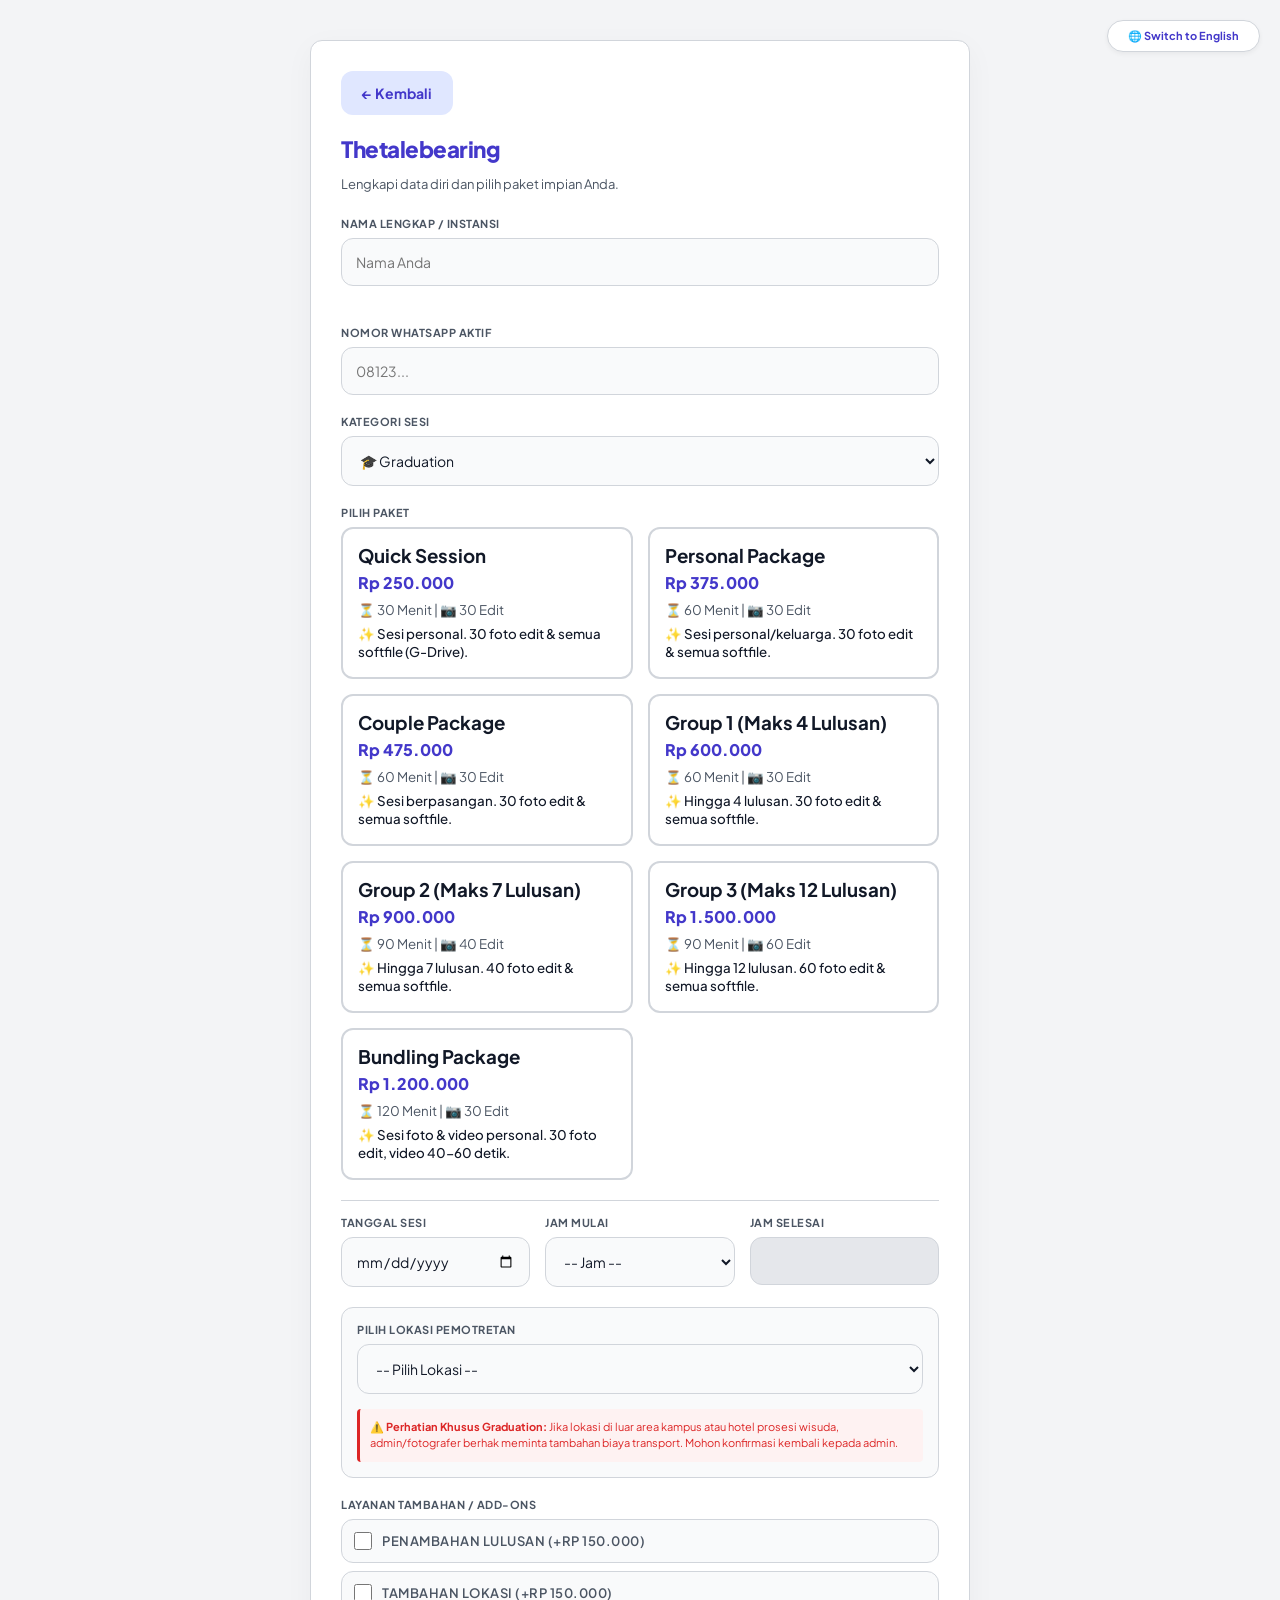
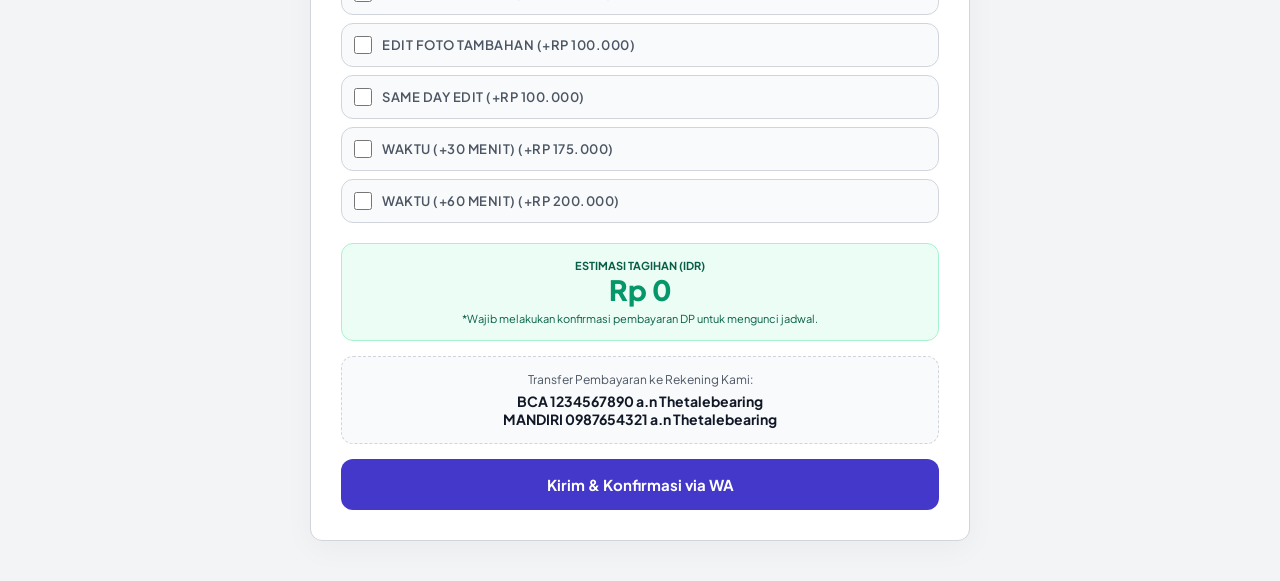
<file: booking.html>
<!DOCTYPE html>
<html lang="id">
<head>
    <meta charset="UTF-8">
    <meta name="viewport" content="width=device-width, initial-scale=1.0, maximum-scale=1.0, user-scalable=no">
    <title>Booking - Thetalebearing</title>
    <link rel="stylesheet" href="style.css">
</head>
<body>
    <div style="position: absolute; top: 20px; right: 20px; z-index: 100;"><button onclick="toggleLang()" class="lang-btn" data-i18n="t_lang">🌐 English</button></div>

    <div class="container" style="max-width: 700px; margin: 40px auto;">
        <div class="card">
            <button onclick="window.location.href='index.html'" class="btn-sec" style="margin-bottom: 20px;" data-i18n="t_back">← Kembali</button>
            <h1 class="brand" style="margin: 0;">Thetalebearing</h1>
            <p style="color:var(--text-muted); font-size:13px; margin-bottom: 25px;" data-i18n="t_book_desc">Lengkapi data diri dan pilih paket impian Anda.</p>
            
            <div class="grid-2">
                <div class="form-group"><label data-i18n="t_name">Nama Lengkap / Instansi</label><input type="text" id="b-name" placeholder="Nama Anda"></div>
                <div class="form-group"><label data-i18n="t_wa">Nomor WhatsApp Aktif</label><input type="text" id="b-wa" placeholder="08123..."></div>
            </div>

            <div class="form-group"><label data-i18n="t_cat">Kategori Sesi</label><select id="b-cat" onchange="renderPackages()">
                <option value="Graduation">🎓 Graduation</option><option value="Wedding">💍 Wedding / Prewed</option>
                <option value="Personal/Studio">📸 Personal / Studio</option><option value="Event">🎉 Event Lainnya</option>
            </select></div>
            
            <label data-i18n="t_choose_pkg">Pilih Paket</label>
            <div id="pkg-container" class="radio-card-grid"></div>

            <div style="display:grid; grid-template-columns: 1fr 1fr 1fr; gap:15px; border-top: 1px solid var(--border); padding-top: 15px;">
                <div class="form-group"><label data-i18n="t_date">Tanggal Sesi</label><input type="date" id="b-date" onchange="validateSlots()"></div>
                <div class="form-group"><label data-i18n="t_start">Jam Mulai</label><select id="b-time-start" onchange="calcTotal()"></select></div>
                <div class="form-group"><label data-i18n="t_end">Jam Selesai</label><input type="text" id="b-time-end" readonly style="background:#E5E7EB;"></div>
            </div>

            <div class="form-group" style="background:#F9FAFB; padding:15px; border-radius:var(--radius); border:1px solid var(--border);">
                <label data-i18n="t_loc">Lokasi Pemotretan</label>
                <select id="b-location" onchange="toggleCustomLoc()"></select>
                
                <div id="custom-loc-div" class="hidden" style="margin-top:15px; border-top:1px dashed var(--border); padding-top:15px;">
                    <label data-i18n="t_loc_other">Tulis Nama Lokasi Anda</label>
                    <input type="text" id="b-custom-loc" placeholder="Contoh: Gedung Soemardjito" style="margin-bottom:10px;">
                    <label data-i18n="t_maps">Link Google Maps (Opsional)</label>
                    <input type="text" id="b-maps-link" placeholder="https://maps.app.goo.gl/...">
                </div>

                <div id="grad-warning" class="hidden" style="margin-top:15px; padding:10px; background:#FEF2F2; border-left:3px solid var(--danger); font-size:11px; color:var(--danger); line-height:1.5; border-radius:4px;" data-i18n="t_grad_warn">
                    ⚠️ <b>Perhatian Khusus Graduation:</b> Jika lokasi pemotretan berada di luar area kampus atau hotel tempat prosesi wisuda, admin/fotografer berhak meminta tambahan biaya transportasi. Untuk lebih jelasnya, silakan konfirmasi kembali kepada admin.
                </div>
            </div>

            <div class="form-group" style="margin-top: 10px;"><label data-i18n="t_addons">Layanan Tambahan / Add-ons</label><div id="addon-container"></div></div>

            <div style="background: #ECFDF5; border: 1px solid #A7F3D0; padding: 15px; border-radius: var(--radius); text-align: center; margin-top: 15px;">
                <div style="font-size: 11px; color: #065F46; font-weight: 700;" data-i18n="t_est">ESTIMASI TAGIHAN (IDR)</div>
                <div id="b-price-display" style="font-size: 28px; font-weight: 800; color: var(--success);">Rp 0</div>
                <div style="font-size: 11px; color: #065F46; margin-top: 5px;" data-i18n="t_dp_info">*Wajib melakukan konfirmasi pembayaran DP untuk mengunci jadwal.</div>
            </div>
            
            <div style="background: #F9FAFB; padding: 15px; border: 1px dashed var(--border); border-radius: var(--radius); margin-top: 15px; text-align: center;">
                <p style="font-size: 12px; margin: 0 0 5px 0; color: var(--text-muted);" data-i18n="t_bank">Transfer Pembayaran ke Rekening Kami:</p>
                <p style="font-size: 14px; font-weight: 700; margin: 0; color: var(--text-main);" id="b-bank-info">Memuat...</p>
            </div>

            <button onclick="submitBooking()" class="btn-primary" style="width:100%; padding: 15px; margin-top: 15px; font-size: 15px;" data-i18n="t_submit_wa">Kirim & Konfirmasi via WA</button>
        </div>
    </div>

<script src="database.js"></script>
<script>
    let selectedPackage = null; let totalMinsCache = 0; let settings = getSettings();
    document.getElementById('b-bank-info').innerHTML = (settings.bankAccount || "BCA 123456789 a.n Thetalebearing").replace(/\n/g, '<br>');
    
    let locSelect = document.getElementById('b-location');
    locSelect.innerHTML = '<option value="">-- Pilih Lokasi --</option>';
    if(settings.locations) {
        settings.locations.split('\n').forEach(loc => { if(loc.trim()) locSelect.innerHTML += `<option value="${loc.trim()}">${loc.trim()}</option>`; });
    }
    locSelect.innerHTML += '<option value="Lainnya">📍 Lokasi Lainnya (Tulis Sendiri)...</option>';

    function toggleCustomLoc() {
        if(locSelect.value === 'Lainnya') document.getElementById('custom-loc-div').classList.remove('hidden');
        else document.getElementById('custom-loc-div').classList.add('hidden');
    }

    function generateTimeOptions() {
        let sel = document.getElementById('b-time-start'); let oldVal = sel.value; sel.innerHTML = '<option value="">-- Jam --</option>';
        let start = timeToMins(settings.opStart || '08:00'); let end = timeToMins(settings.opEnd || '20:00');
        for(let i=start; i<=end; i+=30) { let t = minsToTime(i); sel.innerHTML += `<option value="${t}">${t}</option>`; }
        if(oldVal) sel.value = oldVal;
    }

    function renderPackages() {
        const cat = document.getElementById('b-cat').value; 
        
        if(cat === 'Graduation') document.getElementById('grad-warning').classList.remove('hidden');
        else document.getElementById('grad-warning').classList.add('hidden');

        const pkgs = getPackages().filter(p => p.category === cat);
        document.getElementById('pkg-container').innerHTML = pkgs.length ? pkgs.map(p => `<div class="radio-card" id="card-${p.id}" onclick="selectPackage(${p.id}, ${p.price}, '${p.name}', '${p.duration}')"><h3 style="margin:0 0 5px 0;">${p.name}</h3><p style="margin:0; font-weight:800; color:var(--primary); font-size:16px;">${formatRupiah(p.price)}</p><small style="color:var(--text-muted); display:block; margin-top:8px; line-height:1.4;">⏳ ${p.duration} | 📷 ${p.quota} Edit<br><span style="color:var(--text-main); font-weight:500; display:inline-block; margin-top:5px;">✨ ${p.details || ''}</span></small></div>`).join('') : '<p style="font-size:13px; color:gray;">Belum ada paket.</p>';
        const addons = getAddons().filter(a => a.category === cat);
        document.getElementById('addon-container').innerHTML = addons.map(a => `<label class="addon-box"><input type="checkbox" class="addon-cb" value="${a.name}" data-price="${a.price}" data-time="${a.time}" onchange="calcTotal()"> ${a.name} (+${formatRupiah(a.price)})</label>`).join('') || '<span style="font-size:12px; color:gray;">Tidak ada addon khusus kategori ini.</span>';
        selectedPackage = null; calcTotal(); generateTimeOptions();
    }

    function selectPackage(id, price, name, duration) { document.querySelectorAll('.radio-card').forEach(el => el.classList.remove('active')); document.getElementById(`card-${id}`).classList.add('active'); selectedPackage = { name, price, duration }; calcTotal(); }

    function calcTotal() {
        let basePrice = selectedPackage ? selectedPackage.price : 0; totalMinsCache = selectedPackage ? parseDurationToMins(selectedPackage.duration) : 0; let addonsText = [];
        document.querySelectorAll('.addon-cb:checked').forEach(cb => { basePrice += parseInt(cb.dataset.price); totalMinsCache += parseInt(cb.dataset.time); addonsText.push(cb.value); });
        document.getElementById('b-price-display').innerText = formatRupiah(basePrice);
        const tStart = document.getElementById('b-time-start').value; if(tStart) document.getElementById('b-time-end').value = minsToTime(timeToMins(tStart) + totalMinsCache);
        validateSlots(); return { basePrice, addonsText };
    }

    function validateSlots() {
        let date = document.getElementById('b-date').value; let sel = document.getElementById('b-time-start');
        if(!date || !totalMinsCache) return;
        if(isDayBlocked(date)) { alert(`Mohon Maaf 🙏\nStudio kami TUTUP / LIBUR pada tanggal ${date}.\nSilakan pilih tanggal lain.`); document.getElementById('b-date').value = ""; document.getElementById('b-time-end').value = ""; sel.value = ""; return; }
        let maxDay = parseInt(settings.maxOrderPerDay) || 0;
        if(maxDay > 0) { let allOrdersToday = [...getClients(), ...getBookings()].filter(x => x.date === date); if(allOrdersToday.length >= maxDay) { alert(`Kuota hari tsb penuh.`); document.getElementById('b-date').value = ""; return; } }
        for(let i=1; i<sel.options.length; i++) { let opt = sel.options[i]; let start = opt.value; let end = minsToTime(timeToMins(start) + totalMinsCache); if(checkConflict(date, start, end)) { opt.disabled = true; opt.text = `${start} (Penuh)`; } else { opt.disabled = false; opt.text = start; } }
        if(sel.options[sel.selectedIndex] && sel.options[sel.selectedIndex].disabled) { sel.value = ""; document.getElementById('b-time-end').value = ""; alert("Jam bentrok, pilih yang lain."); }
    }

    function submitBooking() {
        const name = document.getElementById('b-name').value; const wa = document.getElementById('b-wa').value.replace(/[^0-9]/g, ''); const cat = document.getElementById('b-cat').value; const date = document.getElementById('b-date').value; const tStart = document.getElementById('b-time-start').value; const tEnd = document.getElementById('b-time-end').value;
        let finalLocation = locSelect.value; let finalMaps = "";
        if(finalLocation === 'Lainnya') { finalLocation = document.getElementById('b-custom-loc').value.trim(); finalMaps = document.getElementById('b-maps-link').value.trim(); if(!finalLocation) return alert("Silakan tulis nama lokasi Anda!"); }

        if(!name || !wa || !date || !tStart || !selectedPackage || !finalLocation) return alert("Pilih paket, jam sesi, dan lokasi!");

        const calc = calcTotal(); let bookings = getBookings();
        bookings.push({ name, wa, category: cat, date, timeRange: `${tStart} - ${tEnd}`, paket: selectedPackage.name, addons: calc.addonsText, priceEstimate: calc.basePrice, location: finalLocation, locationLink: finalMaps, isAccepted: false });
        saveBookings(bookings);

        let mapsText = finalMaps ? `\n🗺️ Maps: ${finalMaps}` : '';
        const msg = `Halo Admin ✨\n\nSaya booking sesi foto:\n👤 Nama: *${name}*\n🏷️ Kategori: *${cat}*\n📦 Paket: *${selectedPackage.name}*\n📅 Tanggal: *${date}*\n⏰ Waktu: *${tStart} s/d ${tEnd}*\n📍 Lokasi: *${finalLocation}*${mapsText}\n➕ Add-ons: *${calc.addonsText.join(', ') || 'Tidak ada'}*\n💰 Tagihan (IDR): *${formatRupiah(calc.basePrice)}*\n\n*(Mohon konfirmasi, saya akan transfer DP ke rekening Anda)*\n\nTerima kasih!`;
        window.open(`https://wa.me/${settings.wa}?text=${encodeURIComponent(msg)}`, '_blank'); window.location.href = 'index.html';
    }
    
    document.addEventListener("DOMContentLoaded", () => {
        applyLang();
        
        // AUTO-SELECT DARI HALAMAN DEPAN
        const params = new URLSearchParams(window.location.search);
        const preCat = params.get('cat');
        const prePkgId = params.get('pkg');

        if (preCat) {
            let catDropdown = document.getElementById('b-cat');
            for(let i=0; i<catDropdown.options.length; i++) {
                if(catDropdown.options[i].value === preCat) { catDropdown.selectedIndex = i; break; }
            }
        }
        
        renderPackages(); 

        if (prePkgId) {
            const pkg = getPackages().find(p => p.id == prePkgId);
            if (pkg) {
                // Memberikan highlight otomatis pada paket yang diklik
                selectPackage(pkg.id, pkg.price, pkg.name, pkg.duration);
                // Scroll otomatis ke bagian form nama agar klien fokus mengisi
                document.getElementById('b-name').scrollIntoView({behavior: "smooth", block: "center"});
            }
        }
    });
</script>
</body></html>
</file>
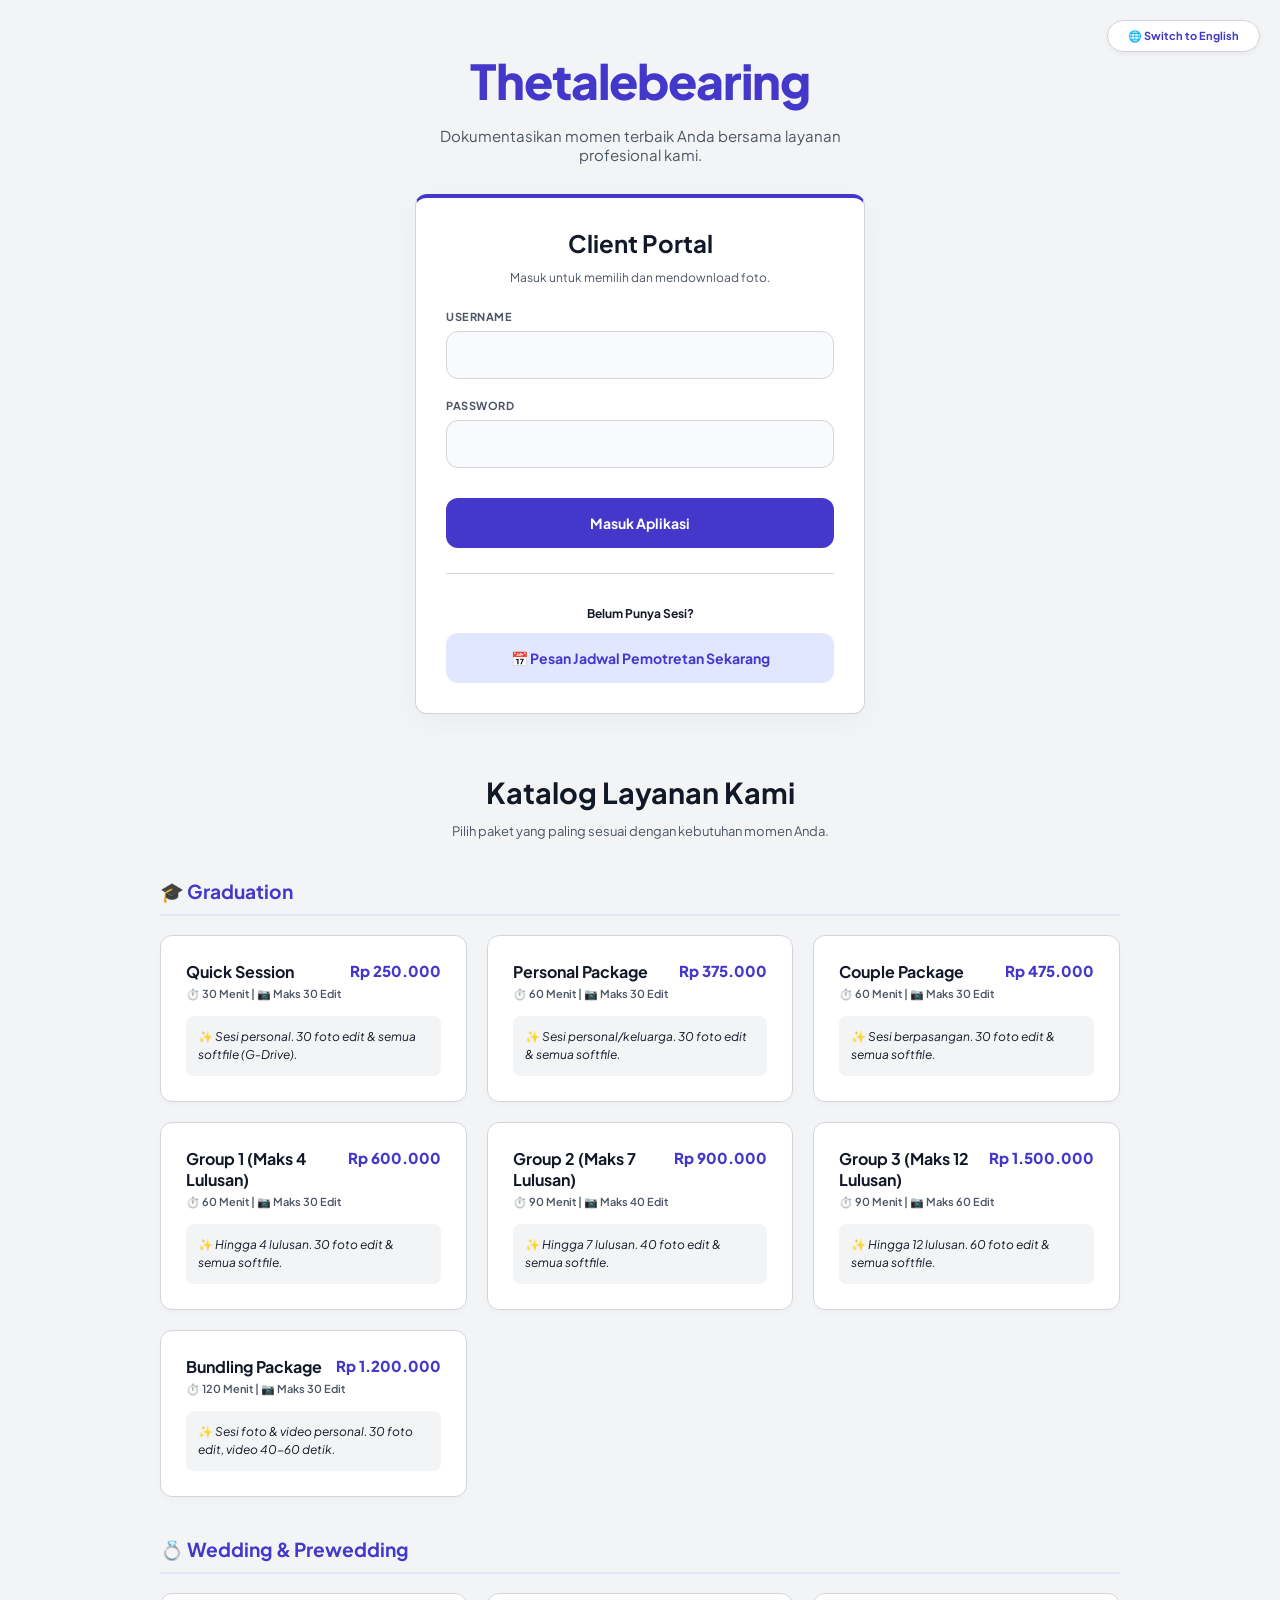
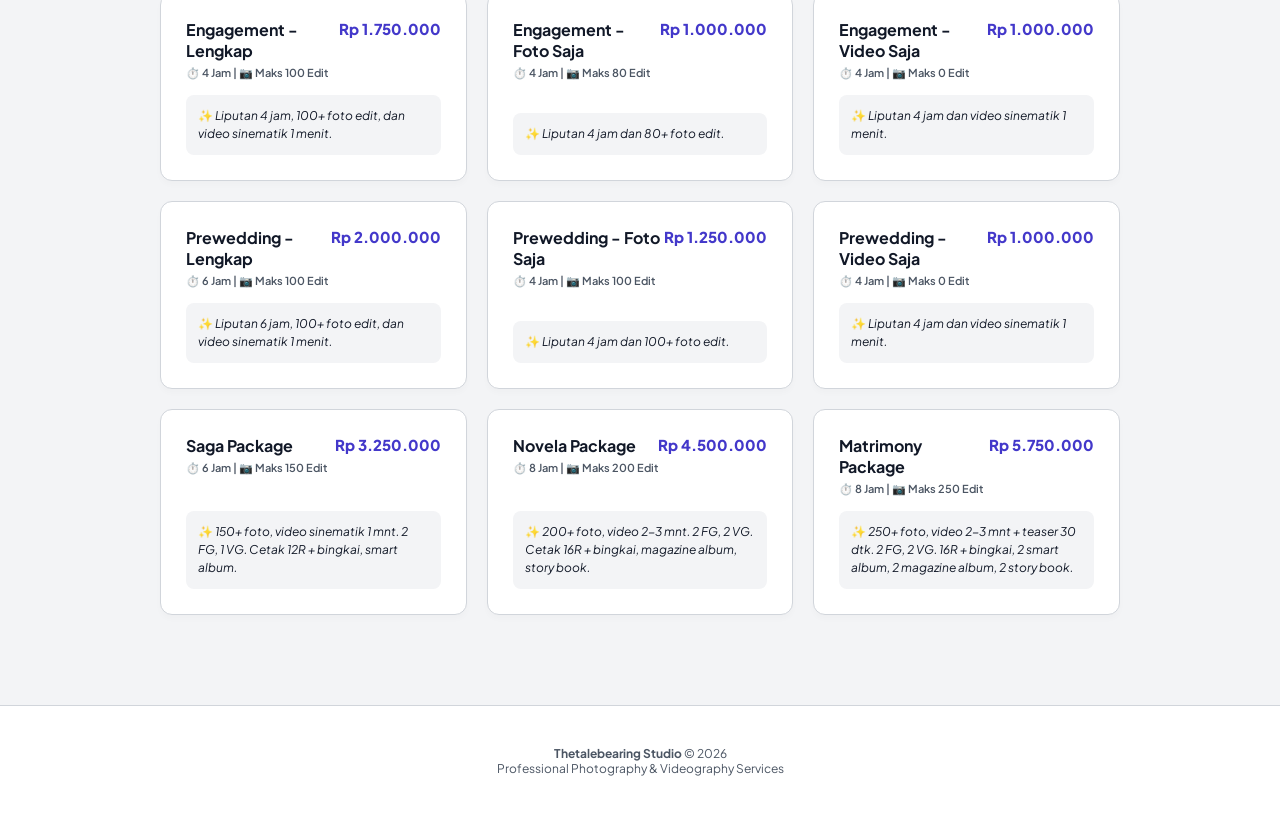
<file: client.html>
<!DOCTYPE html>
<html lang="id">
<head>
    <meta charset="UTF-8">
    <title>Galeri - Thetalebearing</title>
    <link rel="stylesheet" href="style.css">
</head>
<body style="display: flex; flex-direction: column; min-height: 100vh;">
    <nav>
        <div class="brand">Thetalebearing</div>
        <div style="display:flex; align-items:center; gap:10px;">
            <button onclick="contactAdmin()" class="btn-wa">Hubungi Admin</button>
            <button onclick="logout()" class="btn-danger">Logout</button>
        </div>
    </nav>

    <div class="container" style="flex: 1;">
        <div id="locked-banner" class="banner hidden"><div>Terima kasih. Pilihan Anda sudah kami simpan dan kunci. Editor Thetalebearing akan segera memproses foto Anda.</div></div>
        <div id="download-section" class="card hidden" style="margin-bottom: 25px; background: #ECFDF5; border: 1px solid #A7F3D0; text-align: center;"><h2 style="margin:0 0 10px 0; color: #065F46; font-size: 1.4rem;">Foto Anda Sudah Selesai Diedit</h2><button id="download-final-btn" class="btn-success" style="font-size: 14px; padding: 14px 30px;">Download Hasil Edit</button></div>

        <div class="card">
            <div style="display:flex; justify-content:space-between; align-items:center; flex-wrap:wrap; gap:20px;">
                <div>
                    <h2 id="client-greeting" style="margin:0; font-weight: 700; color: var(--primary);">Halo,</h2>
                    <p id="client-session-info" style="color:var(--text-muted); font-size:12px; margin:5px 0 0 0;"></p>
                </div>
                <div style="display:flex; gap:15px; align-items:center; flex-wrap:wrap;"><button onclick="downloadAllMentahan()" class="btn-sec">Download Semua</button><div style="text-align: right; margin-left: 10px;"><div style="font-size:10px; font-weight:700; color:var(--text-muted);">FOTO TERPILIH</div><div style="font-size:20px; font-weight:700; color:var(--primary); line-height: 1;"><span id="count-sel">0</span> / <span id="max-sel">0</span></div></div><button id="btn-submit-final" onclick="submitFinalSelection()" class="btn-primary">Kunci Pilihan</button></div>
            </div>
        </div>

        <div id="client-gallery" class="gallery"></div>
    </div>

    <div id="image-modal" class="modal-overlay hidden" onclick="closeModal('image-modal')"><div class="img-wrapper" style="border-radius: 8px;"><img id="preview-img" src="" style="max-height: 85vh;"><div class="watermark" style="font-size: 3rem;">Thetalebearing</div></div><p style="position: absolute; bottom: 20px; color: white;">Klik di mana saja untuk menutup</p></div>

    <footer class="footer-client">
        <div style="font-weight: 800; font-size: 16px; margin-bottom: 5px; color: var(--primary);" class="brand">Thetalebearing</div>
        <div style="margin-bottom: 15px;">Professional Photography Studio</div>
        <div>
            <a href="https://instagram.com/thetalebearing" target="_blank">📸 @thetalebearing</a> | 
            <a href="https://instagram.com/talebearing.grad" target="_blank">🎓 @talebearing.grad</a>
        </div>
        <div style="margin-top: 25px; font-size: 11px;">&copy; 2026 Hak Cipta Dilindungi.</div>
    </footer>

<script src="database.js"></script>
<script>
    const session = getSession(); if(!session || session.role !== 'client') window.location.href = 'index.html';
    let clients = getClients(); let myProject = clients.find(c => c.user === session.user);

    function contactAdmin() { window.open('https://wa.me/' + getSettings().wa, '_blank'); }

    const dummyPhotos = [ {id: "PHOTO_001.jpg", url: "https://images.unsplash.com/photo-1511285560929-80b456fea0bc?ixlib=rb-4.0.3&auto=format&fit=crop&w=800&q=80"}, {id: "PHOTO_002.jpg", url: "https://images.unsplash.com/photo-1519225421980-715cb0215aed?ixlib=rb-4.0.3&auto=format&fit=crop&w=800&q=80"} ];

    function renderClient() {
        if(!myProject.selections) myProject.selections = {};
        document.getElementById('client-greeting').innerHTML = `Halo Kak ${myProject.name}`; 
        document.getElementById('client-session-info').innerText = `Paket: ${myProject.paket || '-'} | Sesi: ${myProject.date || '-'} | Lokasi: ${myProject.location || '-'}`;
        document.getElementById('count-sel').innerText = Object.keys(myProject.selections).length; document.getElementById('max-sel').innerText = myProject.maxSelect;
        document.getElementById('locked-banner').classList.toggle('hidden', !myProject.isSubmitted); document.getElementById('btn-submit-final').classList.toggle('hidden', myProject.isSubmitted);
        if(myProject.isFinished && myProject.finalLink) { document.getElementById('download-section').classList.remove('hidden'); document.getElementById('download-final-btn').onclick = () => window.open(myProject.finalLink, '_blank'); }

        document.getElementById('client-gallery').innerHTML = dummyPhotos.map(p => {
            const isSel = myProject.selections[p.id] !== undefined;
            return `<div class="photo-card ${myProject.isSubmitted ? 'locked' : ''} ${isSel ? 'selected' : ''}"><div class="img-wrapper" onclick="openPreview('${p.url}')"><img src="${p.url}"><div class="watermark">Thetalebearing</div></div><div class="card-body"><div style="font-size:12px; font-weight:700; margin-bottom:8px; text-align:center;">${p.id}</div>${!myProject.isSubmitted ? `<input type="text" placeholder="Catatan edit (opsional)" value="${myProject.selections[p.id] || ''}" onchange="updateNote('${p.id}', this.value)" style="font-size:12px; padding:10px; margin-bottom:12px;">` : `<div style="flex:1;"></div>`}<div style="display: flex; gap: 8px; margin-top:auto;"><button onclick="downloadIndividual('${p.url}', '${p.id}')" class="btn-sec" style="padding:10px; font-size: 11px; flex: 0.5;">Download</button>${!myProject.isSubmitted ? `<button onclick="toggleSelection('${p.id}')" style="flex:1; background:${isSel ? 'var(--danger)' : 'var(--primary)'}; color:white;">${isSel ? 'Batal' : 'Pilih Foto'}</button>` : (isSel ? `<div style="flex:1; text-align:center; padding:10px; font-size:11px; color:var(--success); font-weight:700; background:var(--success-soft); border-radius:6px;">TERPILIH</div>`:'')}</div></div></div>`;
        }).join('');
    }

    function toggleSelection(id) { if(myProject.isSubmitted) return; const count = Object.keys(myProject.selections).length; if(myProject.selections[id] !== undefined) delete myProject.selections[id]; else { if(count >= myProject.maxSelect) return alert(`Maksimal ${myProject.maxSelect} foto.`); myProject.selections[id] = ""; } saveProject(); renderClient(); }
    function updateNote(id, val) { myProject.selections[id] = val; saveProject(); }
    function submitFinalSelection() { const count = Object.keys(myProject.selections).length; if(count === 0) return alert("Belum memilih foto."); if(myProject.maxSelect > 0 && count < myProject.maxSelect) return alert(`Harus memilih ${myProject.maxSelect} foto.`); if(confirm("Kunci pilihan foto ini?")) { myProject.isSubmitted = true; saveProject(); renderClient(); } }
    function saveProject() { const i = clients.findIndex(c => c.user === session.user); if(i > -1) { clients[i] = myProject; saveClients(clients); } }
    function openPreview(url) { document.getElementById('preview-img').src = url; document.getElementById('image-modal').classList.remove('hidden'); }
    function closeModal(id) { document.getElementById(id).classList.add('hidden'); }
    function downloadIndividual(url, fname) { const a = document.createElement('a'); a.href = url; a.download = fname; a.target='_blank'; document.body.appendChild(a); a.click(); }
    function downloadAllMentahan() { if(confirm("Download semua foto mentah?")) dummyPhotos.forEach((p, i) => setTimeout(() => downloadIndividual(p.url, p.id), i * 800)); }

    renderClient();
</script>
</body>
</html>
</file>
<file: style.css>
@import url('https://fonts.googleapis.com/css2?family=Plus+Jakarta+Sans:wght@400;500;600;700;800&display=swap');

:root {
    --bg: #F9FAFB;
    --surface: #FFFFFF;
    --primary: #4338CA;
    --primary-soft: #E0E7FF;
    --text-main: #111827;
    --text-muted: #4B5563;
    --border: #D1D5DB;
    --success: #059669;
    --success-soft: #D1FAE5;
    --danger: #DC2626;
    --warning: #F59E0B;
    --wa: #16A34A;
    --radius: 12px; /* Dibuat lebih melengkung modern */
}

* { box-sizing: border-box; transition: all 0.25s ease; }
body { font-family: 'Plus Jakarta Sans', sans-serif; background: var(--bg); color: var(--text-main); margin: 0; display: flex; flex-direction: column; min-height: 100vh; overflow-x: hidden; }
.hidden { display: none !important; }
.editor-restricted { display: none !important; }

/* NAVBAR */
nav { background: var(--surface); padding: 15px 5%; display: flex; justify-content: space-between; align-items: center; border-bottom: 1px solid var(--border); position: sticky; top: 0; z-index: 1000; box-shadow: 0 2px 10px rgba(0,0,0,0.03); }
.nav-actions { display: flex; align-items: center; gap: 12px; }
.brand { font-weight: 800; font-size: 1.4rem; color: var(--primary); letter-spacing: -0.5px; }

.profile-btn { background: transparent; border: 1px solid var(--border); color: var(--text-main); font-weight: 700; border-radius: 20px; padding: 6px 15px; cursor: pointer; display: flex; align-items: center; font-family: inherit; font-size: 13px;}
.profile-btn:hover { background: var(--primary-soft); border-color: var(--primary); }
.badge-notif { background: var(--danger); color: white; border-radius: 50%; padding: 2px 6px; font-size: 10px; margin-left: 8px; font-weight: 800; }
.lang-btn { background: var(--surface); border: 1px solid var(--border); padding: 8px 20px; border-radius: 20px; cursor: pointer; font-size: 11px; font-weight: 700; color: var(--primary); box-shadow: 0 2px 5px rgba(0,0,0,0.05); }
.lang-btn:hover { background: var(--primary-soft); }

/* CONTAINER & GRIDS */
.container { max-width: 1200px; margin: 30px auto; padding: 0 20px; flex: 1; width: 100%;}
.grid-2 { display: grid; grid-template-columns: repeat(auto-fit, minmax(300px, 1fr)); gap: 20px; }
.grid-3 { display: grid; grid-template-columns: repeat(auto-fit, minmax(200px, 1fr)); gap: 15px; }

/* KARTU PAKET (DENGAN ANIMASI MELAYANG) */
.package-grid { display: grid; grid-template-columns: repeat(auto-fit, minmax(280px, 1fr)); gap: 20px; margin-bottom: 40px; }
.catalog-card { background: white; padding: 25px; border-radius: var(--radius); border: 1px solid var(--border); box-shadow: 0 4px 6px rgba(0,0,0,0.02); display: flex; flex-direction: column; justify-content: space-between; height: 100%; cursor: default; }
.catalog-card:hover { transform: translateY(-8px); box-shadow: 0 15px 30px rgba(67, 56, 202, 0.1); border-color: #C7D2FE; }

.card { background: var(--surface); padding: 30px; border-radius: var(--radius); border: 1px solid var(--border); box-shadow: 0 8px 30px rgba(0,0,0,0.04); }
.stat-box { background: #fff; padding: 20px; border-radius: var(--radius); border: 1px solid var(--border); border-left: 4px solid var(--primary); }

.admin-tabs { display: flex; gap: 8px; border-bottom: 2px solid var(--border); margin-bottom: 25px; padding-bottom: 10px; overflow-x: auto; white-space: nowrap; -webkit-overflow-scrolling: touch; }
.admin-tabs button { background: transparent; color: var(--text-muted); border-radius: var(--radius); font-weight: 700; padding: 10px 18px; border: 1px solid transparent; font-size: 13px;}
.admin-tabs button:hover { background: var(--bg); color: var(--text-main); }
.admin-tabs button.active { background: var(--primary-soft); color: var(--primary); border: 1px solid #C7D2FE; }

/* FORMS */
.form-group { margin-bottom: 20px; text-align: left; }
label { display: block; font-size: 11px; font-weight: 700; color: var(--text-muted); margin-bottom: 8px; text-transform: uppercase; letter-spacing: 0.5px; }
input, select, textarea { width: 100%; padding: 14px; border: 1px solid var(--border); border-radius: var(--radius); font-size: 14px; outline: none; background: #F9FAFB; font-family: inherit; color: var(--text-main); }
input:focus, select:focus, textarea:focus { border-color: var(--primary); background: #FFFFFF; box-shadow: 0 0 0 3px var(--primary-soft); }
.currency-input { position: relative; } .currency-input::before { content: "Rp"; position: absolute; left: 14px; top: 35px; font-size: 14px; font-weight: 600; color: var(--text-muted); } .currency-input input { padding-left: 42px; }

.radio-card-grid { display: grid; grid-template-columns: repeat(auto-fit, minmax(200px, 1fr)); gap: 15px; margin-bottom: 20px; }
.radio-card { border: 2px solid var(--border); border-radius: var(--radius); padding: 15px; cursor: pointer; background: #fff; text-align: left; }
.radio-card:hover { border-color: var(--primary-soft); transform: translateY(-3px); box-shadow: 0 5px 15px rgba(0,0,0,0.05); }
.radio-card.active { border-color: var(--primary); background: var(--primary-soft); box-shadow: 0 4px 10px rgba(67, 56, 202, 0.15); }
.addon-box { display: flex; align-items: center; gap: 10px; background: #F9FAFB; padding: 12px; border: 1px solid var(--border); border-radius: var(--radius); margin-bottom: 8px; cursor: pointer; font-size: 13px; font-weight: 600;}
.addon-box input { width: 18px; height: 18px; cursor: pointer; margin: 0; }

/* BUTTONS */
button { cursor: pointer; padding: 12px 20px; border: 1px solid transparent; border-radius: var(--radius); font-weight: 700; font-size: 14px; display: inline-flex; align-items: center; gap: 8px; justify-content: center; font-family: inherit; }
.btn-primary { background: var(--primary); color: #FFFFFF; } .btn-primary:hover { background: #3730A3; transform: translateY(-2px); box-shadow: 0 4px 12px rgba(67,56,202,0.3); }
.btn-sec { background: var(--primary-soft); color: var(--primary); } .btn-sec:hover { background: #C7D2FE; }
.btn-danger { background: #FEE2E2; color: var(--danger); } .btn-danger:hover { background: #FECACA; }
.btn-success { background: var(--success); color: #FFFFFF; } .btn-success:hover { background: #047857; transform: translateY(-2px); box-shadow: 0 4px 12px rgba(5,150,105,0.3); }
.btn-wa { background: var(--wa); color: #FFFFFF; } .btn-wa:hover { background: #15803D; }

/* TABLES & EXTRAS */
.table-wrapper { overflow-x: auto; border-radius: var(--radius); border: 1px solid var(--border); background: #FFFFFF; margin-top: 20px; }
table { width: 100%; border-collapse: collapse; min-width: 800px; }
th { background: #F9FAFB; padding: 16px; text-align: left; font-size: 11px; font-weight: 700; color: var(--text-muted); text-transform: uppercase; border-bottom: 1px solid var(--border); }
td { padding: 16px; border-bottom: 1px solid var(--border); font-size: 13px; vertical-align: middle; line-height: 1.5; }
tr:last-child td { border-bottom: none; } tr:hover td { background: #F3F4F6; }

.chart-wrapper { position: relative; height: 260px; width: 100%; }
.banner { background: var(--success-soft); border: 1px solid #A7F3D0; color: #065F46; padding: 20px; border-radius: var(--radius); margin-bottom: 20px; display: flex; align-items: flex-start; gap: 15px; line-height: 1.5; font-weight: 500; font-size: 14px; }
.gallery { display: grid; grid-template-columns: repeat(auto-fill, minmax(220px, 1fr)); gap: 20px; margin-top: 20px; }
.photo-card { background: #FFFFFF; border-radius: var(--radius); overflow: hidden; border: 1px solid var(--border); position: relative; display: flex; flex-direction: column; }
.photo-card.selected { border-color: var(--primary); background: var(--primary-soft); box-shadow: 0 0 0 3px var(--primary); }
.photo-card img { width: 100%; height: 200px; object-fit: cover; cursor: pointer; } .photo-card.locked img { cursor: default; }
.card-body { padding: 15px; flex: 1; display: flex; flex-direction: column; }
.img-wrapper { position: relative; display: block; overflow: hidden; }
.watermark { position: absolute; top: 50%; left: 50%; transform: translate(-50%, -50%) rotate(-30deg); font-size: 1.8rem; font-weight: 800; color: rgba(255,255,255,0.4); text-transform: uppercase; pointer-events: none; letter-spacing: 2px; white-space: nowrap; user-select: none; text-shadow: 1px 1px 3px rgba(0,0,0,0.3); }

.footer-client { text-align: center; padding: 40px 20px; color: var(--text-muted); font-size: 13px; border-top: 1px solid var(--border); margin-top: 50px; background: white;}
.footer-client a { color: var(--primary); text-decoration: none; font-weight: 700; margin: 0 8px; }

.modal-overlay { position: fixed; top: 0; left: 0; width: 100%; height: 100%; background: rgba(17, 24, 39, 0.7); z-index: 2000; display: flex; align-items: center; justify-content: center; padding: 20px; backdrop-filter: blur(4px); }
.modal-content { background: #FFFFFF; padding: 35px; border-radius: var(--radius); width: 100%; max-width: 600px; max-height: 90vh; overflow-y: auto; border: 1px solid var(--border); box-shadow: 0 25px 50px rgba(0,0,0,0.25); }
#preview-img { max-width: 90%; max-height: 85vh; border-radius: var(--radius); object-fit: contain; }

/* RESPONSIVE KHUSUS MOBILE (HP) */
@media print { body * { visibility: hidden; } #invoice-print-area, #invoice-print-area * { visibility: visible; } #invoice-print-area { position: absolute; left: 0; top: 0; width: 100%; padding: 40px; background: white; } .no-print { display: none !important; } }
@media (max-width: 768px) { 
    nav { padding: 15px; } 
    .brand { font-size: 1.2rem; }
    .container { margin: 15px auto; padding: 0 15px; } 
    .card, .modal-content { padding: 20px; width: 100%; } 
    .split-layout { grid-template-columns: 1fr; gap: 20px; } 
    .gallery { grid-template-columns: repeat(auto-fill, minmax(140px, 1fr)); gap: 15px; } 
    .photo-card img { height: 140px; } 
    .btn-primary, .btn-sec, .btn-success, .btn-danger, .btn-wa { width: 100%; justify-content: center; margin-bottom: 5px; } 
    div[style*="display: flex; gap: 10px;"] { flex-direction: column; width: 100%; } 
    .admin-tabs { padding-bottom: 15px; margin-bottom: 15px; } 
}
</file>
